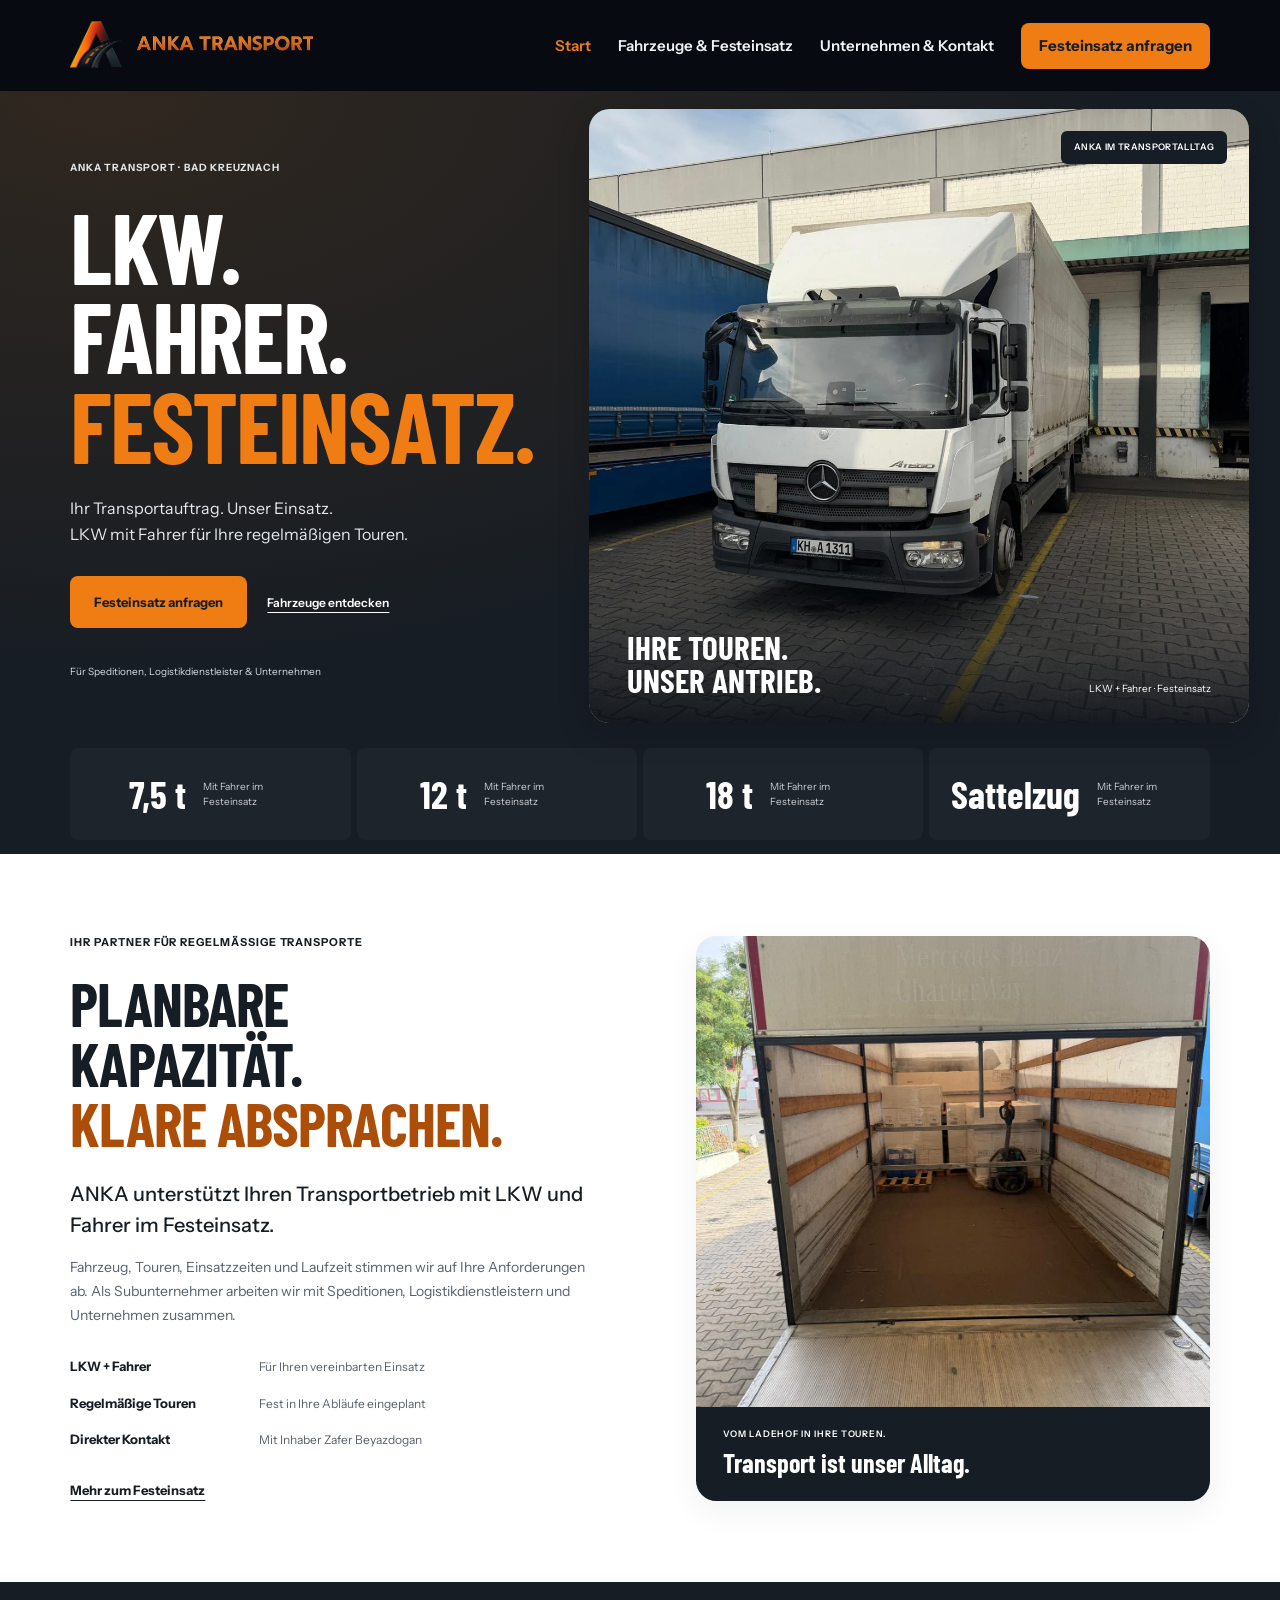
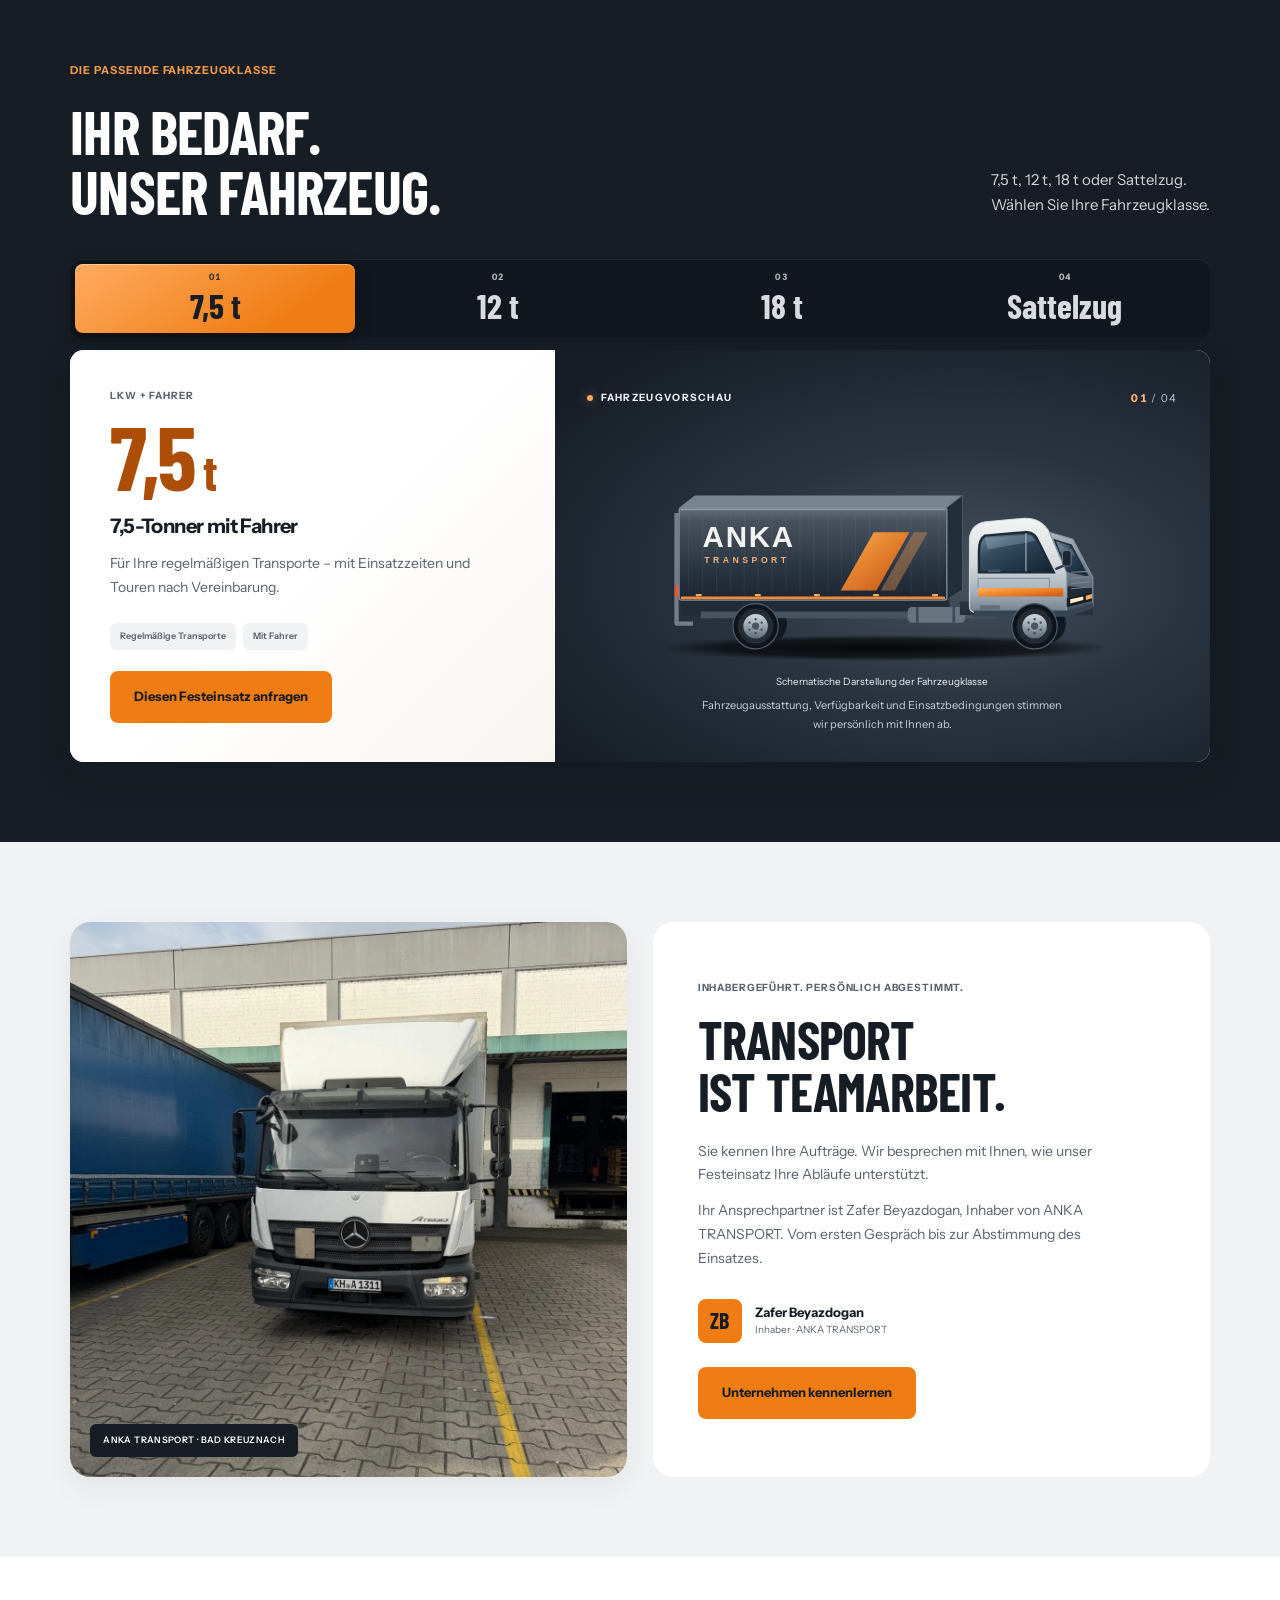
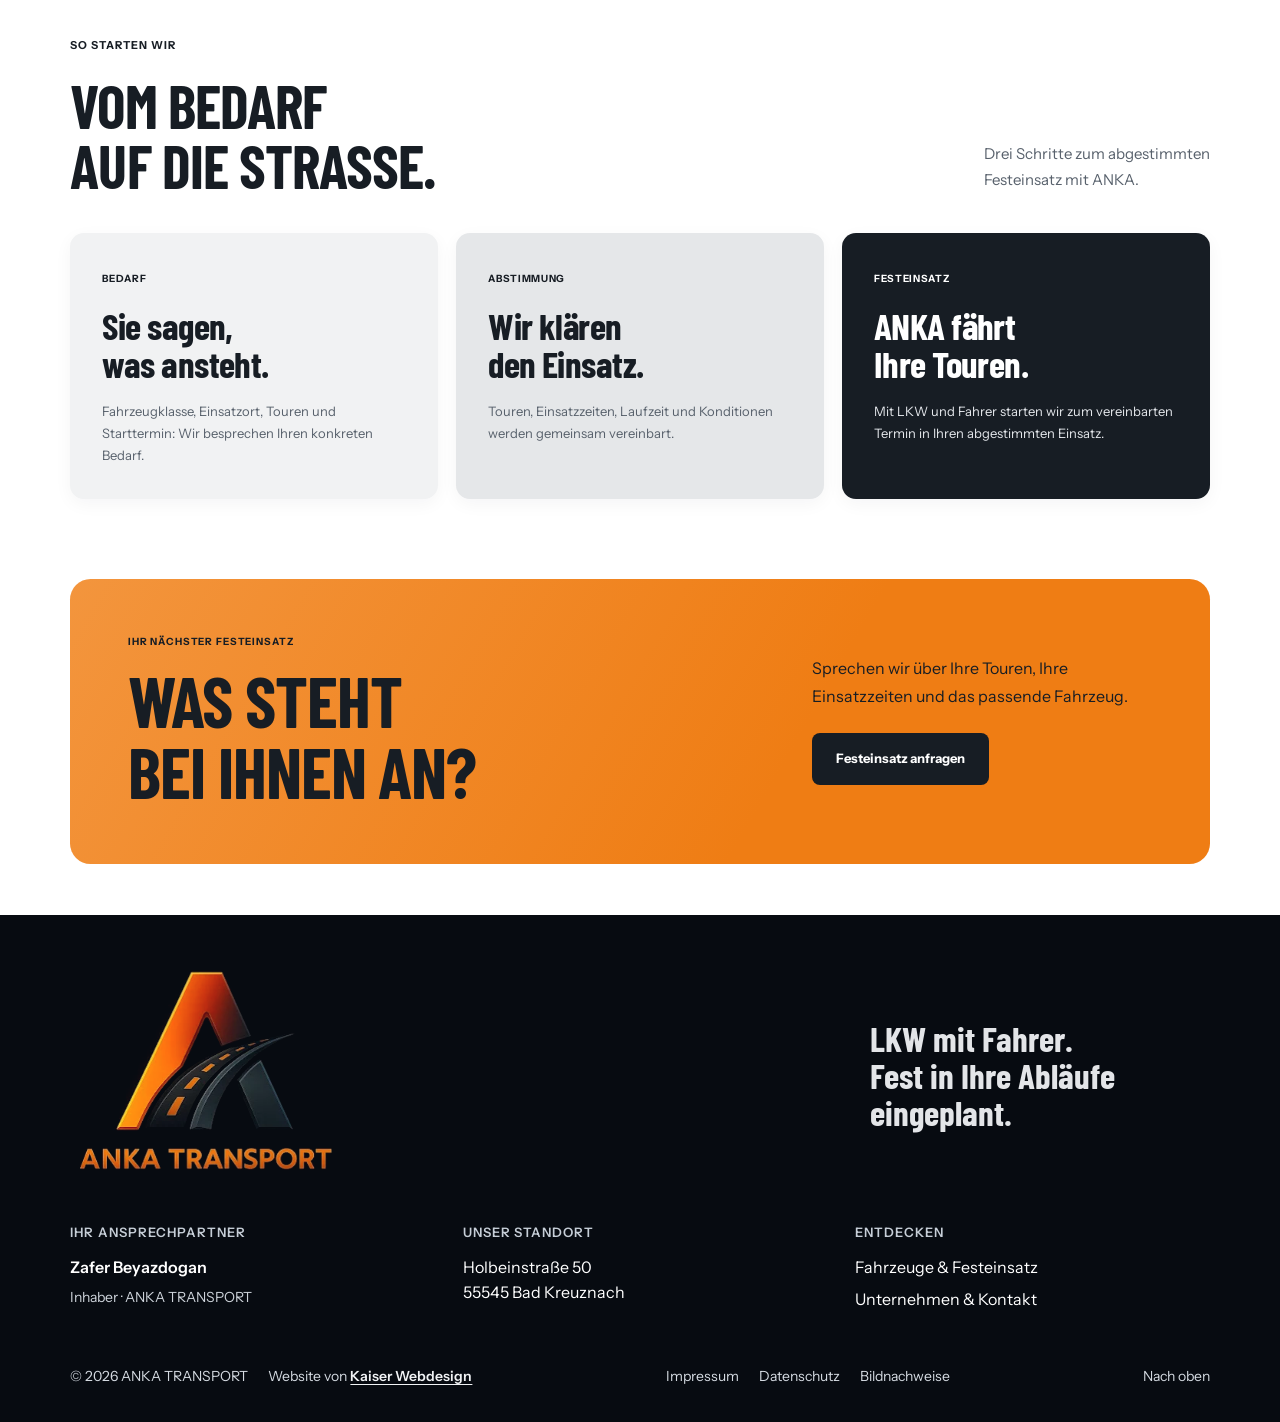
<file: index.html>
<!doctype html><html lang="de"><head><meta charset="utf-8"><meta name="viewport" content="width=device-width, initial-scale=1"><meta http-equiv="Content-Security-Policy" content="form-action 'none'"><meta name="theme-color" content="#ef7d14"><title>ANKA TRANSPORT — LKW mit Fahrer im Festeinsatz</title><meta name="description" content="ANKA TRANSPORT aus Bad Kreuznach unterstützt Speditionen und Unternehmen mit LKW und Fahrer im Festeinsatz. 7,5 t, 12 t, 18 t und Sattelzüge."><meta name="robots" content="index,follow"><meta property="og:title" content="ANKA TRANSPORT — LKW mit Fahrer im Festeinsatz"><meta property="og:description" content="ANKA TRANSPORT aus Bad Kreuznach unterstützt Speditionen und Unternehmen mit LKW und Fahrer im Festeinsatz. 7,5 t, 12 t, 18 t und Sattelzüge."><meta property="og:type" content="website"><meta property="og:image" content="https://anka-transport.cra4zzy.chatgpt.site/assets/anka-truck.webp"><link rel="icon" href="assets/favicon.svg" type="image/svg+xml"><link rel="preload" href="assets/barlow-condensed-bold.ttf" as="font" type="font/ttf" crossorigin><link rel="stylesheet" href="assets/fonts-v3.css"><link rel="stylesheet" href="assets/style.css?v=8"><script src="assets/app.js?v=7" defer></script></head><body id="top" class="index-page"><a class="skip" href="#main">Zum Inhalt</a>
<header class="header"><a class="brand" href="index.html" aria-label="ANKA TRANSPORT Startseite"><span class="brand-icon"><img src="assets/anka-brand-reference.png" alt="" width="352" height="510"></span><span class="brand-name"><img src="assets/anka-brand-reference.png" alt="" width="352" height="510"></span></a>
<button class="menu-toggle" type="button" aria-expanded="false" aria-controls="navigation"><span>Menü</span><i aria-hidden="true"></i></button>
<nav id="navigation" aria-label="Hauptnavigation"><a href="index.html" aria-current="page">Start</a><a href="festeinsatz.html">Fahrzeuge & Festeinsatz</a><a href="unternehmen.html">Unternehmen & Kontakt</a><a class="button button-small" href="unternehmen.html#anfrage">Festeinsatz anfragen</a></nav></header><main id="main"><section class="home-hero"><div class="hero-copy"><span class="kicker">ANKA TRANSPORT · BAD KREUZNACH</span><h1>LKW.<br>FAHRER.<br><span>FESTEINSATZ.</span></h1><p>Ihr Transportauftrag. Unser Einsatz.<br>LKW mit Fahrer für Ihre regelmäßigen Touren.</p><div class="hero-actions"><a class="button button-orange" href="unternehmen.html#anfrage">Festeinsatz anfragen</a><a class="hero-link" href="festeinsatz.html">Fahrzeuge entdecken</a></div><span class="hero-for">Für Speditionen, Logistikdienstleister & Unternehmen</span></div>
<div class="hero-photo"><img src="assets/anka-truck.webp" alt="Mercedes-Benz-LKW von ANKA TRANSPORT am Ladehof" width="1200" height="1600" fetchpriority="high"><span class="photo-label">ANKA IM TRANSPORTALLTAG</span><div class="hero-photo-note"><strong>IHRE TOUREN.<br>UNSER ANTRIEB.</strong><span>LKW + Fahrer · Festeinsatz</span></div></div></section>
<div class="class-strip" aria-label="Unsere Fahrzeugklassen"><a href="festeinsatz.html?fahrzeug=7-5#fahrzeugauswahl"><strong>7,5 t</strong><span>Mit Fahrer im Festeinsatz</span></a><a href="festeinsatz.html?fahrzeug=12#fahrzeugauswahl"><strong>12 t</strong><span>Mit Fahrer im Festeinsatz</span></a><a href="festeinsatz.html?fahrzeug=18#fahrzeugauswahl"><strong>18 t</strong><span>Mit Fahrer im Festeinsatz</span></a><a href="festeinsatz.html?fahrzeug=Sattelzug#fahrzeugauswahl"><strong>Sattelzug</strong><span>Mit Fahrer im Festeinsatz</span></a></div>
<section class="intro section"><div class="intro-copy"><span class="kicker">Ihr Partner für regelmäßige Transporte</span><h2>PLANBARE<br>KAPAZITÄT.<br><span class="accent-text">KLARE ABSPRACHEN.</span></h2><p class="lead">ANKA unterstützt Ihren Transportbetrieb mit LKW und Fahrer im Festeinsatz.</p><p>Fahrzeug, Touren, Einsatzzeiten und Laufzeit stimmen wir auf Ihre Anforderungen ab. Als Subunternehmer arbeiten wir mit Speditionen, Logistikdienstleistern und Unternehmen zusammen.</p><div class="service-facts"><div><strong>LKW + Fahrer</strong><span>Für Ihren vereinbarten Einsatz</span></div><div><strong>Regelmäßige Touren</strong><span>Fest in Ihre Abläufe eingeplant</span></div><div><strong>Direkter Kontakt</strong><span>Mit Inhaber Zafer Beyazdogan</span></div></div><a class="text-link" href="festeinsatz.html">Mehr zum Festeinsatz</a></div><figure class="intro-photo"><img src="assets/anka-loading.webp" alt="Geöffneter ANKA-LKW mit Ladebordwand und palettierter Ladung" width="1200" height="1600" loading="lazy"><figcaption><span>VOM LADEHOF IN IHRE TOUREN.</span><strong>Transport ist unser Alltag.</strong></figcaption></figure></section>
<section class="fleet-section section" id="fahrzeuge"><div class="section-title"><div><span class="kicker">Die passende Fahrzeugklasse</span><h2>IHR BEDARF.<br>UNSER FAHRZEUG.</h2></div><p>7,5 t, 12 t, 18 t oder Sattelzug.<br>Wählen Sie Ihre Fahrzeugklasse.</p></div><div class="fleet-picker" data-fleet-picker><div class="fleet-tabs" role="tablist" aria-label="Fahrzeugklasse auswählen"><button type="button" role="tab" id="fleet-home-tab-7-5" aria-controls="fleet-home-panel" aria-selected="true" tabindex="0" data-fleet="7-5"><span class="fleet-tab-index" aria-hidden="true">01</span><span class="fleet-tab-name">7,5 t</span></button><button type="button" role="tab" id="fleet-home-tab-12" aria-controls="fleet-home-panel" aria-selected="false" tabindex="-1" data-fleet="12"><span class="fleet-tab-index" aria-hidden="true">02</span><span class="fleet-tab-name">12 t</span></button><button type="button" role="tab" id="fleet-home-tab-18" aria-controls="fleet-home-panel" aria-selected="false" tabindex="-1" data-fleet="18"><span class="fleet-tab-index" aria-hidden="true">03</span><span class="fleet-tab-name">18 t</span></button><button type="button" role="tab" id="fleet-home-tab-Sattelzug" aria-controls="fleet-home-panel" aria-selected="false" tabindex="-1" data-fleet="Sattelzug"><span class="fleet-tab-index" aria-hidden="true">04</span><span class="fleet-tab-name">Sattelzug</span></button></div>
<div class="fleet-stage" id="fleet-home-panel" role="tabpanel" tabindex="0" aria-labelledby="fleet-home-tab-7-5" data-kind="7-5">
<div class="fleet-detail"><span class="kicker">LKW + Fahrer</span><div class="fleet-drop fleet-weight-slot"><span class="fleet-weight" data-fleet-weight>7,5<small>t</small></span></div><h3 class="fleet-drop"><span data-fleet-title>7,5-Tonner mit Fahrer</span></h3><p class="fleet-drop"><span data-fleet-description>Für Ihre regelmäßigen Transporte – mit Einsatzzeiten und Touren nach Vereinbarung.</span></p><div class="fleet-tags"><span data-fleet-use>Regelmäßige Transporte</span><span>Mit Fahrer</span></div><a class="button button-orange" data-fleet-link href="unternehmen.html?fahrzeug=7-5#anfrage">Diesen Festeinsatz anfragen</a></div>
<figure class="fleet-visual"><div class="fleet-visual-head"><span class="fleet-visual-label">FAHRZEUGVORSCHAU</span><span class="fleet-visual-count" aria-hidden="true"><span data-fleet-index>01</span> / 04</span></div><div class="fleet-art"><img class="truck-illustration" data-truck="7-5" src="assets/fleet-7-5.svg" width="680" height="294" decoding="async" alt=""><img class="truck-illustration" data-truck="12" src="assets/fleet-12.svg" width="680" height="294" decoding="async" alt=""><img class="truck-illustration" data-truck="18" src="assets/fleet-18.svg" width="680" height="294" decoding="async" alt=""><img class="truck-illustration" data-truck="Sattelzug" src="assets/fleet-sattelzug.svg" width="680" height="294" decoding="async" alt=""></div><figcaption><small>Schematische Darstellung der Fahrzeugklasse</small><p class="fleet-availability">Fahrzeugausstattung, Verfügbarkeit und Einsatzbedingungen stimmen wir persönlich mit Ihnen ab.</p></figcaption></figure></div></div></section>
<section class="partner-section section"><div class="partner-photo"><img src="assets/anka-front.webp" alt="Frontansicht des ANKA-LKW am Ladehof" width="1200" height="1600" loading="lazy"><span class="photo-label">ANKA TRANSPORT · BAD KREUZNACH</span></div><div class="partner-copy"><span class="kicker">Inhabergeführt. Persönlich abgestimmt.</span><h2>TRANSPORT<br>IST TEAMARBEIT.</h2><p>Sie kennen Ihre Aufträge. Wir besprechen mit Ihnen, wie unser Festeinsatz Ihre Abläufe unterstützt.</p><p>Ihr Ansprechpartner ist Zafer Beyazdogan, Inhaber von ANKA TRANSPORT. Vom ersten Gespräch bis zur Abstimmung des Einsatzes.</p><div class="owner"><span class="owner-monogram" aria-hidden="true">ZB</span><div><strong>Zafer Beyazdogan</strong><span>Inhaber · ANKA TRANSPORT</span></div></div><a class="button" href="unternehmen.html">Unternehmen kennenlernen</a></div></section>
<section class="process-section section"><div class="section-title"><div><span class="kicker">So starten wir</span><h2>VOM BEDARF<br>AUF DIE STRASSE.</h2></div><p>Drei Schritte zum abgestimmten<br>Festeinsatz mit ANKA.</p></div><div class="steps"><article><span class="step-tag">Bedarf</span><h3>Sie sagen,<br>was ansteht.</h3><p>Fahrzeugklasse, Einsatzort, Touren und Starttermin: Wir besprechen Ihren konkreten Bedarf.</p></article><article><span class="step-tag">Abstimmung</span><h3>Wir klären<br>den Einsatz.</h3><p>Touren, Einsatzzeiten, Laufzeit und Konditionen werden gemeinsam vereinbart.</p></article><article><span class="step-tag">Festeinsatz</span><h3>ANKA fährt<br>Ihre Touren.</h3><p>Mit LKW und Fahrer starten wir zum vereinbarten Termin in Ihren abgestimmten Einsatz.</p></article></div></section><section class="closing section"><div><span class="kicker">Ihr nächster Festeinsatz</span><h2>WAS STEHT<br>BEI IHNEN AN?</h2></div><div class="closing-action"><p>Sprechen wir über Ihre Touren, Ihre Einsatzzeiten und das passende Fahrzeug.</p><a class="button button-dark" href="unternehmen.html#anfrage">Festeinsatz anfragen</a></div></section></main><footer class="footer"><div class="footer-top"><a class="footer-brand" href="index.html" aria-label="ANKA TRANSPORT Startseite"><span class="brand-lockup"><img src="assets/anka-brand-reference.png" alt="" width="352" height="510" loading="lazy"></span></a><p>LKW mit Fahrer.<br>Fest in Ihre Abläufe eingeplant.</p></div>
<div class="footer-columns"><div><span class="footer-label">Ihr Ansprechpartner</span><strong>Zafer Beyazdogan</strong><span>Inhaber · ANKA TRANSPORT</span></div><div><span class="footer-label">Unser Standort</span><address>Holbeinstraße 50<br>55545 Bad Kreuznach</address></div><div><span class="footer-label">Entdecken</span><a href="festeinsatz.html">Fahrzeuge & Festeinsatz</a><a href="unternehmen.html">Unternehmen & Kontakt</a></div></div>
<div class="footer-bottom"><div class="footer-signature"><span>© <span data-year>2026</span> ANKA TRANSPORT</span><span class="footer-credit">Website von <a href="https://www.kaiser-webdesign.de/">Kaiser Webdesign</a></span></div><div><a href="impressum.html">Impressum</a><a href="datenschutz.html">Datenschutz</a><button type="button" data-dialog="bildnachweise">Bildnachweise</button></div><a href="#top">Nach oben</a></div></footer><dialog id="bildnachweise" class="info-dialog"><button class="dialog-close" aria-label="Schließen">×</button><span class="kicker">Fotografie</span><h2>Bildnachweise</h2><p>Die Aufnahmen des Mercedes-Benz-LKW und des Laderaums wurden von ANKA TRANSPORT zur Verfügung gestellt.</p><p>Die Fahrzeugklassen in der interaktiven Auswahl sind eigenständig erstellte schematische Illustrationen. Sie zeigen keine verbindlichen Fahrzeugabmessungen oder Ausstattungen.</p></dialog>
</body></html>
</file>
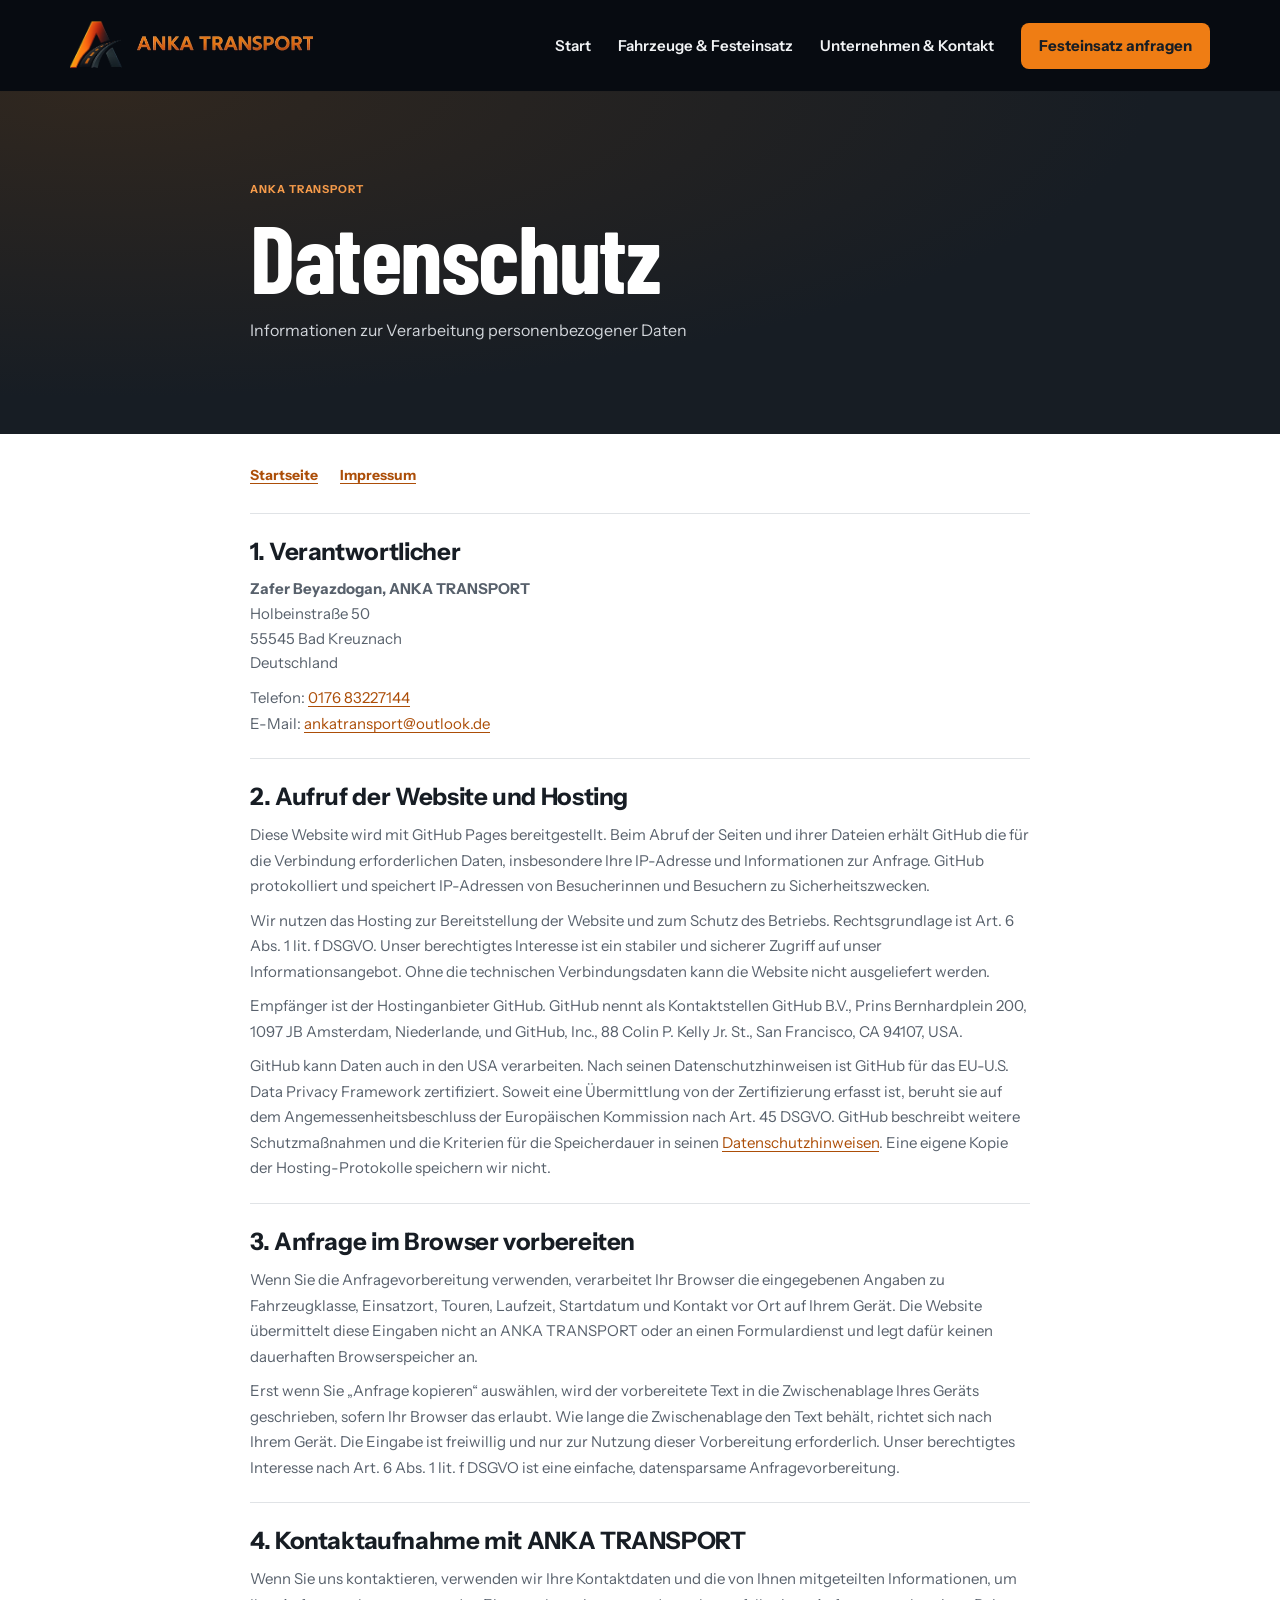
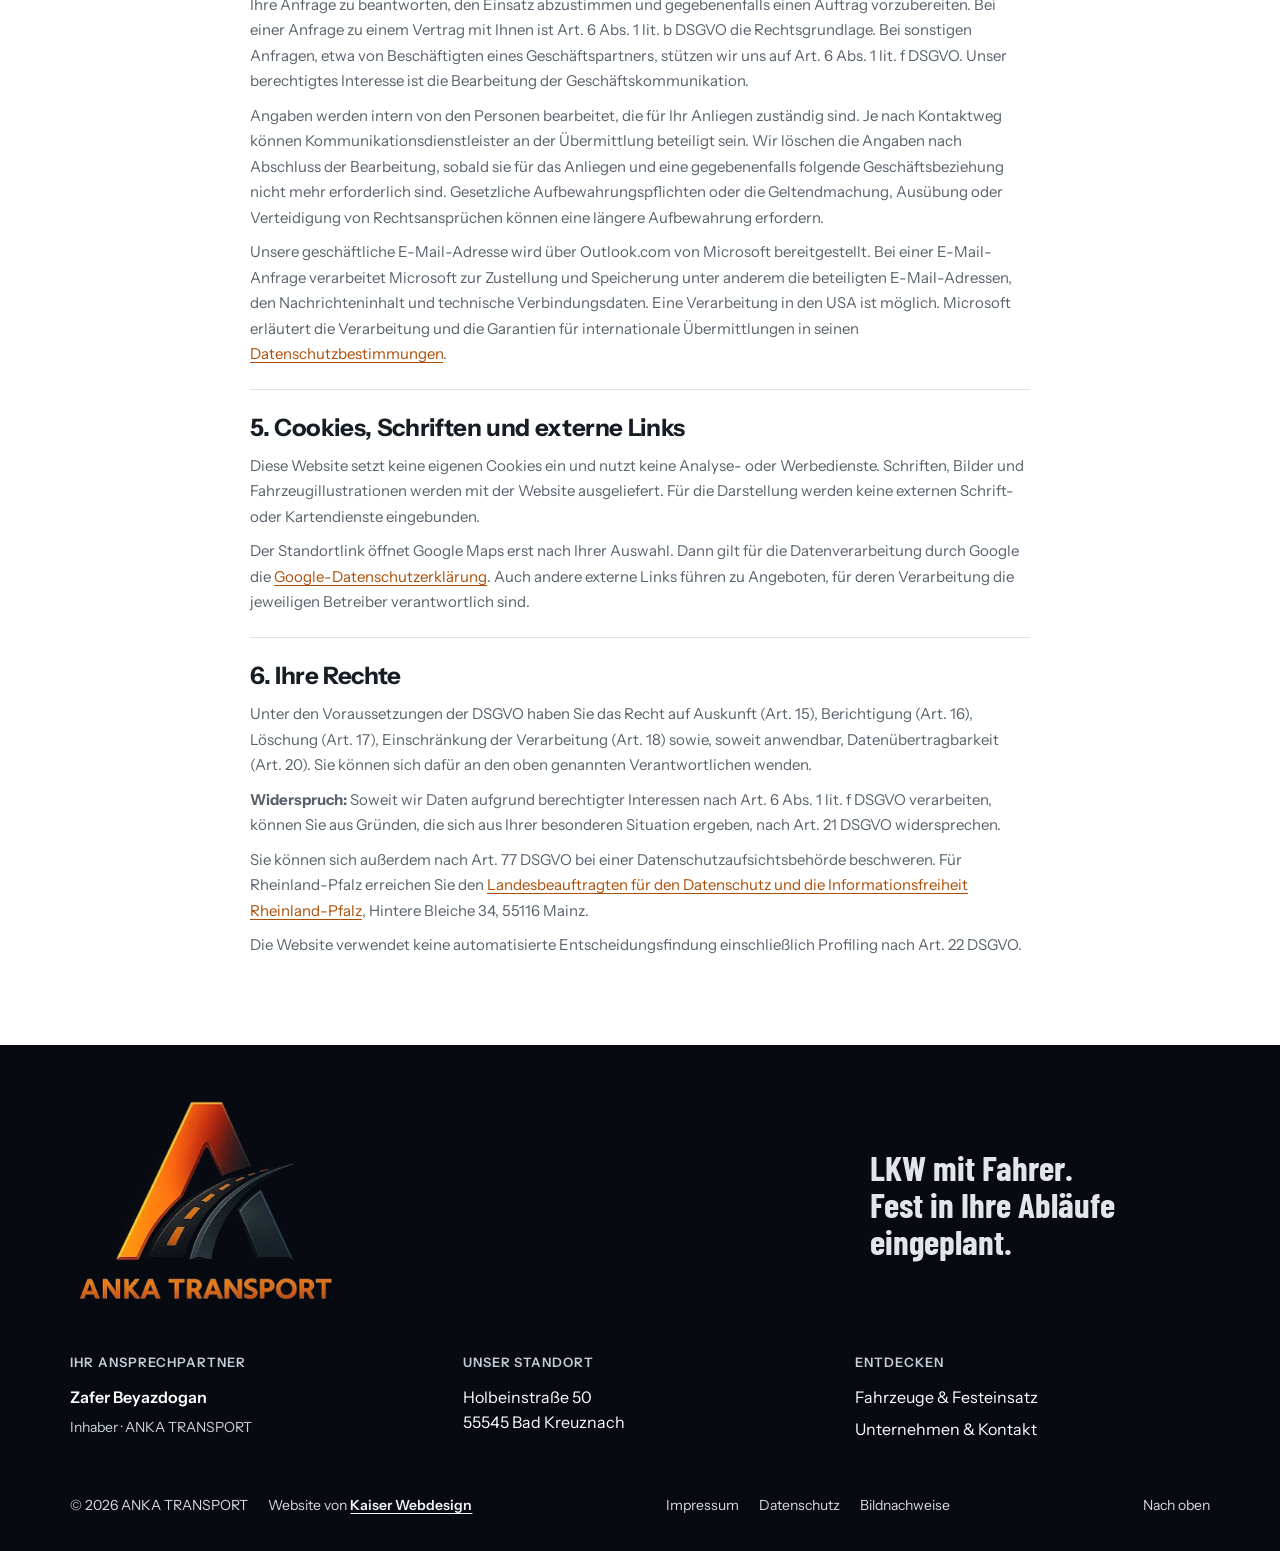
<file: datenschutz.html>
<!doctype html><html lang="de"><head><meta charset="utf-8"><meta name="viewport" content="width=device-width, initial-scale=1"><meta http-equiv="Content-Security-Policy" content="form-action 'none'"><meta name="theme-color" content="#ef7d14"><title>Datenschutz — ANKA TRANSPORT</title><meta name="description" content="Datenschutzhinweise für die Website von ANKA TRANSPORT."><meta name="robots" content="index,follow"><meta property="og:title" content="Datenschutz — ANKA TRANSPORT"><meta property="og:description" content="Datenschutzhinweise für die Website von ANKA TRANSPORT."><meta property="og:type" content="website"><meta property="og:image" content="https://anka-transport.cra4zzy.chatgpt.site/assets/anka-truck.webp"><link rel="icon" href="assets/favicon.svg" type="image/svg+xml"><link rel="preload" href="assets/barlow-condensed-bold.ttf" as="font" type="font/ttf" crossorigin><link rel="stylesheet" href="assets/fonts-v3.css"><link rel="stylesheet" href="assets/style.css?v=8"><script src="assets/app.js?v=7" defer></script></head><body id="top" class="datenschutz-page"><a class="skip" href="#main">Zum Inhalt</a>
<header class="header"><a class="brand" href="index.html" aria-label="ANKA TRANSPORT Startseite"><span class="brand-icon"><img src="assets/anka-brand-reference.png" alt="" width="352" height="510"></span><span class="brand-name"><img src="assets/anka-brand-reference.png" alt="" width="352" height="510"></span></a>
<button class="menu-toggle" type="button" aria-expanded="false" aria-controls="navigation"><span>Menü</span><i aria-hidden="true"></i></button>
<nav id="navigation" aria-label="Hauptnavigation"><a href="index.html">Start</a><a href="festeinsatz.html">Fahrzeuge & Festeinsatz</a><a href="unternehmen.html">Unternehmen & Kontakt</a><a class="button button-small" href="unternehmen.html#anfrage">Festeinsatz anfragen</a></nav></header><main id="main"><header class="legal-hero"><div class="legal-wrap"><span class="kicker">ANKA TRANSPORT</span><h1>Datenschutz</h1><p>Informationen zur Verarbeitung personenbezogener Daten</p></div></header><div class="legal-wrap legal-content"><nav class="legal-links" aria-label="Rechtliche Seiten"><a href="index.html">Startseite</a><a href="impressum.html">Impressum</a></nav><section class="legal-block" aria-labelledby="verantwortlicher">
  <h2 id="verantwortlicher">1. Verantwortlicher</h2>
  <address><strong>Zafer Beyazdogan, ANKA TRANSPORT</strong><br>Holbeinstraße 50<br>55545 Bad Kreuznach<br>Deutschland</address>
  <p>Telefon: <a href="tel:+4917683227144">0176 83227144</a><br>E-Mail: <a href="mailto:ankatransport@outlook.de">ankatransport@outlook.de</a></p>
</section>
<section class="legal-block" aria-labelledby="hosting">
  <h2 id="hosting">2. Aufruf der Website und Hosting</h2>
  <p>Diese Website wird mit GitHub Pages bereitgestellt. Beim Abruf der Seiten und ihrer Dateien erhält GitHub die für die Verbindung erforderlichen Daten, insbesondere Ihre IP-Adresse und Informationen zur Anfrage. GitHub protokolliert und speichert IP-Adressen von Besucherinnen und Besuchern zu Sicherheitszwecken.</p>
  <p>Wir nutzen das Hosting zur Bereitstellung der Website und zum Schutz des Betriebs. Rechtsgrundlage ist Art. 6 Abs. 1 lit. f DSGVO. Unser berechtigtes Interesse ist ein stabiler und sicherer Zugriff auf unser Informationsangebot. Ohne die technischen Verbindungsdaten kann die Website nicht ausgeliefert werden.</p>
  <p>Empfänger ist der Hostinganbieter GitHub. GitHub nennt als Kontaktstellen GitHub B.V., Prins Bernhardplein 200, 1097 JB Amsterdam, Niederlande, und GitHub, Inc., 88 Colin P. Kelly Jr. St., San Francisco, CA 94107, USA.</p>
  <p>GitHub kann Daten auch in den USA verarbeiten. Nach seinen Datenschutzhinweisen ist GitHub für das EU-U.S. Data Privacy Framework zertifiziert. Soweit eine Übermittlung von der Zertifizierung erfasst ist, beruht sie auf dem Angemessenheitsbeschluss der Europäischen Kommission nach Art. 45 DSGVO. GitHub beschreibt weitere Schutzmaßnahmen und die Kriterien für die Speicherdauer in seinen <a href="https://docs.github.com/en/site-policy/privacy-policies/github-general-privacy-statement">Datenschutzhinweisen</a>. Eine eigene Kopie der Hosting-Protokolle speichern wir nicht.</p>
</section>
<section class="legal-block" aria-labelledby="anfragevorbereitung">
  <h2 id="anfragevorbereitung">3. Anfrage im Browser vorbereiten</h2>
  <p>Wenn Sie die Anfragevorbereitung verwenden, verarbeitet Ihr Browser die eingegebenen Angaben zu Fahrzeugklasse, Einsatzort, Touren, Laufzeit, Startdatum und Kontakt vor Ort auf Ihrem Gerät. Die Website übermittelt diese Eingaben nicht an ANKA TRANSPORT oder an einen Formulardienst und legt dafür keinen dauerhaften Browserspeicher an.</p>
  <p>Erst wenn Sie „Anfrage kopieren“ auswählen, wird der vorbereitete Text in die Zwischenablage Ihres Geräts geschrieben, sofern Ihr Browser das erlaubt. Wie lange die Zwischenablage den Text behält, richtet sich nach Ihrem Gerät. Die Eingabe ist freiwillig und nur zur Nutzung dieser Vorbereitung erforderlich. Unser berechtigtes Interesse nach Art. 6 Abs. 1 lit. f DSGVO ist eine einfache, datensparsame Anfragevorbereitung.</p>
</section>
<section class="legal-block" aria-labelledby="kontaktaufnahme">
  <h2 id="kontaktaufnahme">4. Kontaktaufnahme mit ANKA TRANSPORT</h2>
  <p>Wenn Sie uns kontaktieren, verwenden wir Ihre Kontaktdaten und die von Ihnen mitgeteilten Informationen, um Ihre Anfrage zu beantworten, den Einsatz abzustimmen und gegebenenfalls einen Auftrag vorzubereiten. Bei einer Anfrage zu einem Vertrag mit Ihnen ist Art. 6 Abs. 1 lit. b DSGVO die Rechtsgrundlage. Bei sonstigen Anfragen, etwa von Beschäftigten eines Geschäftspartners, stützen wir uns auf Art. 6 Abs. 1 lit. f DSGVO. Unser berechtigtes Interesse ist die Bearbeitung der Geschäftskommunikation.</p>
  <p>Angaben werden intern von den Personen bearbeitet, die für Ihr Anliegen zuständig sind. Je nach Kontaktweg können Kommunikationsdienstleister an der Übermittlung beteiligt sein. Wir löschen die Angaben nach Abschluss der Bearbeitung, sobald sie für das Anliegen und eine gegebenenfalls folgende Geschäftsbeziehung nicht mehr erforderlich sind. Gesetzliche Aufbewahrungspflichten oder die Geltendmachung, Ausübung oder Verteidigung von Rechtsansprüchen können eine längere Aufbewahrung erfordern.</p>
  <p>Unsere geschäftliche E-Mail-Adresse wird über Outlook.com von Microsoft bereitgestellt. Bei einer E-Mail-Anfrage verarbeitet Microsoft zur Zustellung und Speicherung unter anderem die beteiligten E-Mail-Adressen, den Nachrichteninhalt und technische Verbindungsdaten. Eine Verarbeitung in den USA ist möglich. Microsoft erläutert die Verarbeitung und die Garantien für internationale Übermittlungen in seinen <a href="https://www.microsoft.com/de-de/privacy/privacystatement">Datenschutzbestimmungen</a>.</p>
</section>
<section class="legal-block" aria-labelledby="einbindungen">
  <h2 id="einbindungen">5. Cookies, Schriften und externe Links</h2>
  <p>Diese Website setzt keine eigenen Cookies ein und nutzt keine Analyse- oder Werbedienste. Schriften, Bilder und Fahrzeugillustrationen werden mit der Website ausgeliefert. Für die Darstellung werden keine externen Schrift- oder Kartendienste eingebunden.</p>
  <p>Der Standortlink öffnet Google Maps erst nach Ihrer Auswahl. Dann gilt für die Datenverarbeitung durch Google die <a href="https://policies.google.com/privacy?hl=de">Google-Datenschutzerklärung</a>. Auch andere externe Links führen zu Angeboten, für deren Verarbeitung die jeweiligen Betreiber verantwortlich sind.</p>
</section>
<section class="legal-block" aria-labelledby="rechte">
  <h2 id="rechte">6. Ihre Rechte</h2>
  <p>Unter den Voraussetzungen der DSGVO haben Sie das Recht auf Auskunft (Art. 15), Berichtigung (Art. 16), Löschung (Art. 17), Einschränkung der Verarbeitung (Art. 18) sowie, soweit anwendbar, Datenübertragbarkeit (Art. 20). Sie können sich dafür an den oben genannten Verantwortlichen wenden.</p>
  <p><strong>Widerspruch:</strong> Soweit wir Daten aufgrund berechtigter Interessen nach Art. 6 Abs. 1 lit. f DSGVO verarbeiten, können Sie aus Gründen, die sich aus Ihrer besonderen Situation ergeben, nach Art. 21 DSGVO widersprechen.</p>
  <p>Sie können sich außerdem nach Art. 77 DSGVO bei einer Datenschutzaufsichtsbehörde beschweren. Für Rheinland-Pfalz erreichen Sie den <a href="https://www.datenschutz.rlp.de/service/kontakt">Landesbeauftragten für den Datenschutz und die Informationsfreiheit Rheinland-Pfalz</a>, Hintere Bleiche 34, 55116 Mainz.</p>
  <p>Die Website verwendet keine automatisierte Entscheidungsfindung einschließlich Profiling nach Art. 22 DSGVO.</p>
</section>
</div></main><footer class="footer"><div class="footer-top"><a class="footer-brand" href="index.html" aria-label="ANKA TRANSPORT Startseite"><span class="brand-lockup"><img src="assets/anka-brand-reference.png" alt="" width="352" height="510" loading="lazy"></span></a><p>LKW mit Fahrer.<br>Fest in Ihre Abläufe eingeplant.</p></div>
<div class="footer-columns"><div><span class="footer-label">Ihr Ansprechpartner</span><strong>Zafer Beyazdogan</strong><span>Inhaber · ANKA TRANSPORT</span></div><div><span class="footer-label">Unser Standort</span><address>Holbeinstraße 50<br>55545 Bad Kreuznach</address></div><div><span class="footer-label">Entdecken</span><a href="festeinsatz.html">Fahrzeuge & Festeinsatz</a><a href="unternehmen.html">Unternehmen & Kontakt</a></div></div>
<div class="footer-bottom"><div class="footer-signature"><span>© <span data-year>2026</span> ANKA TRANSPORT</span><span class="footer-credit">Website von <a href="https://www.kaiser-webdesign.de/">Kaiser Webdesign</a></span></div><div><a href="impressum.html">Impressum</a><a href="datenschutz.html">Datenschutz</a><button type="button" data-dialog="bildnachweise">Bildnachweise</button></div><a href="#top">Nach oben</a></div></footer><dialog id="bildnachweise" class="info-dialog"><button class="dialog-close" aria-label="Schließen">×</button><span class="kicker">Fotografie</span><h2>Bildnachweise</h2><p>Die Aufnahmen des Mercedes-Benz-LKW und des Laderaums wurden von ANKA TRANSPORT zur Verfügung gestellt.</p><p>Die Fahrzeugklassen in der interaktiven Auswahl sind eigenständig erstellte schematische Illustrationen. Sie zeigen keine verbindlichen Fahrzeugabmessungen oder Ausstattungen.</p></dialog>
</body></html>
</file>
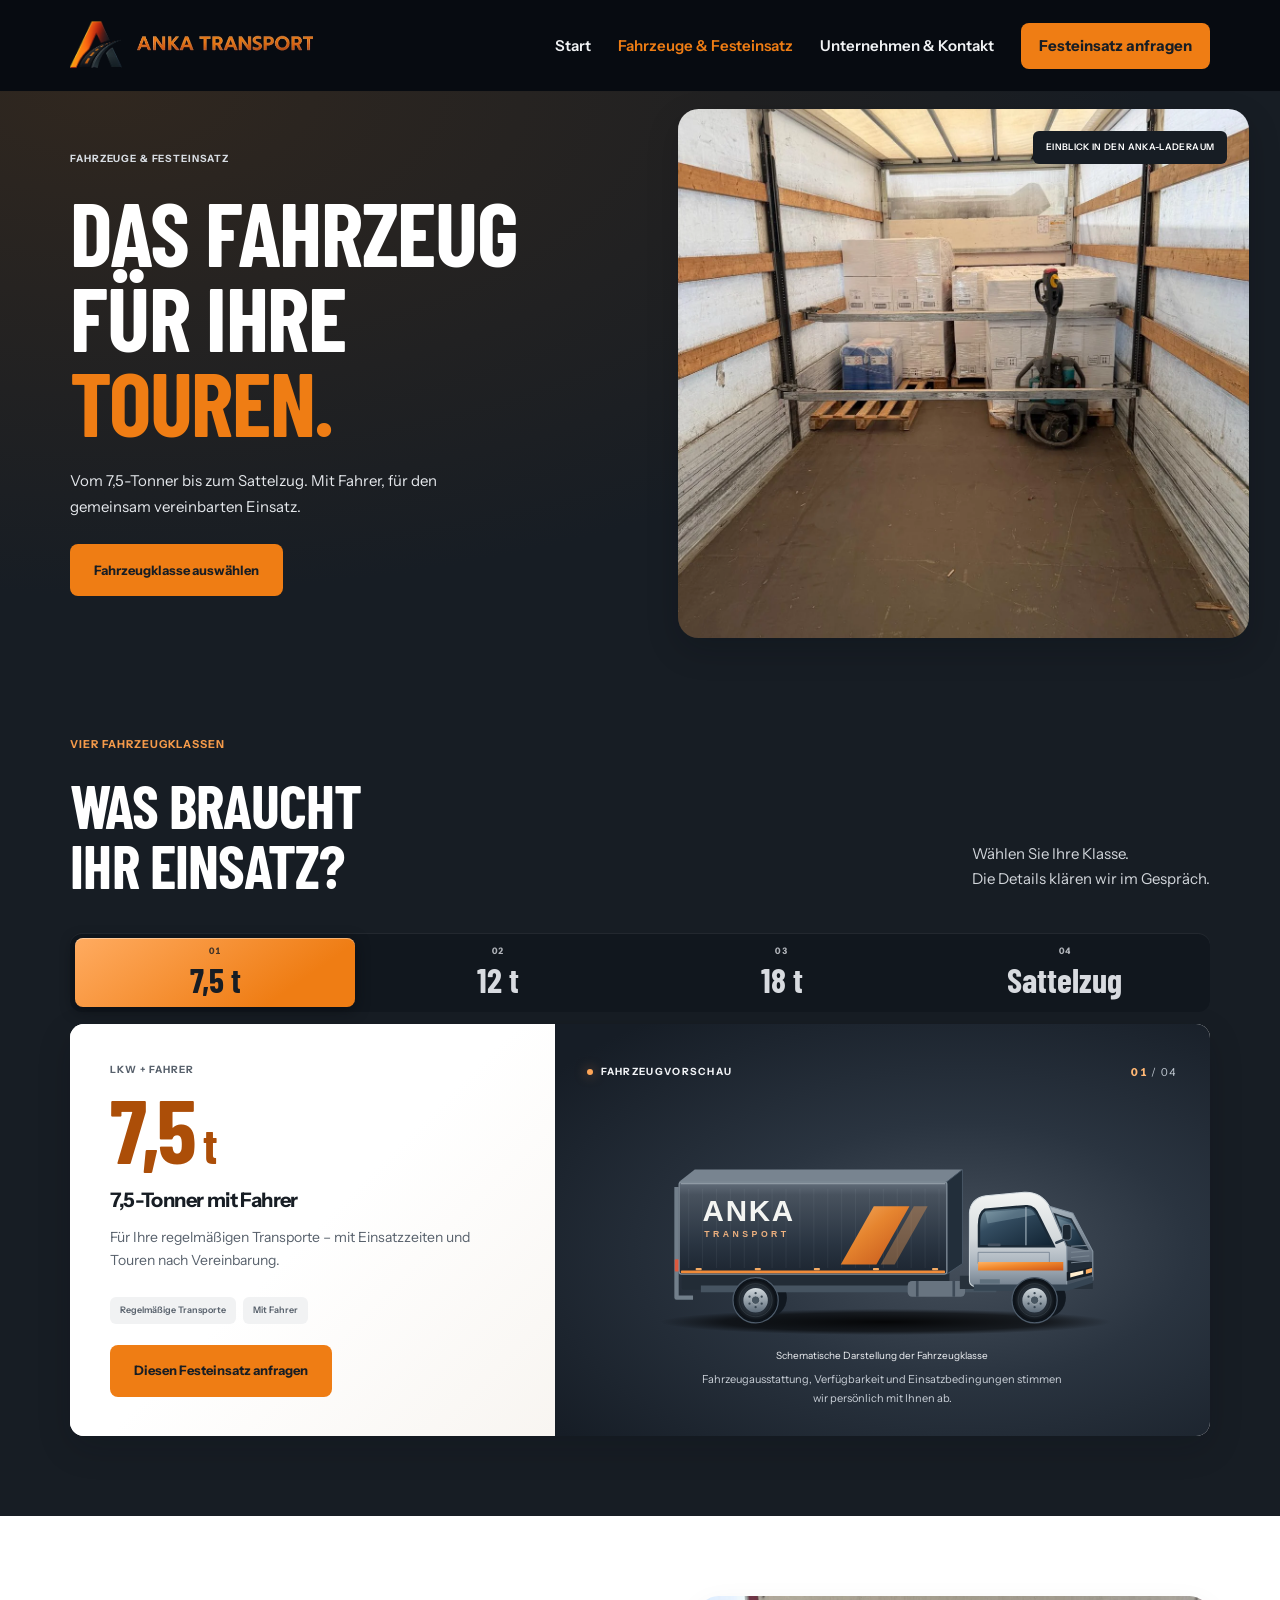
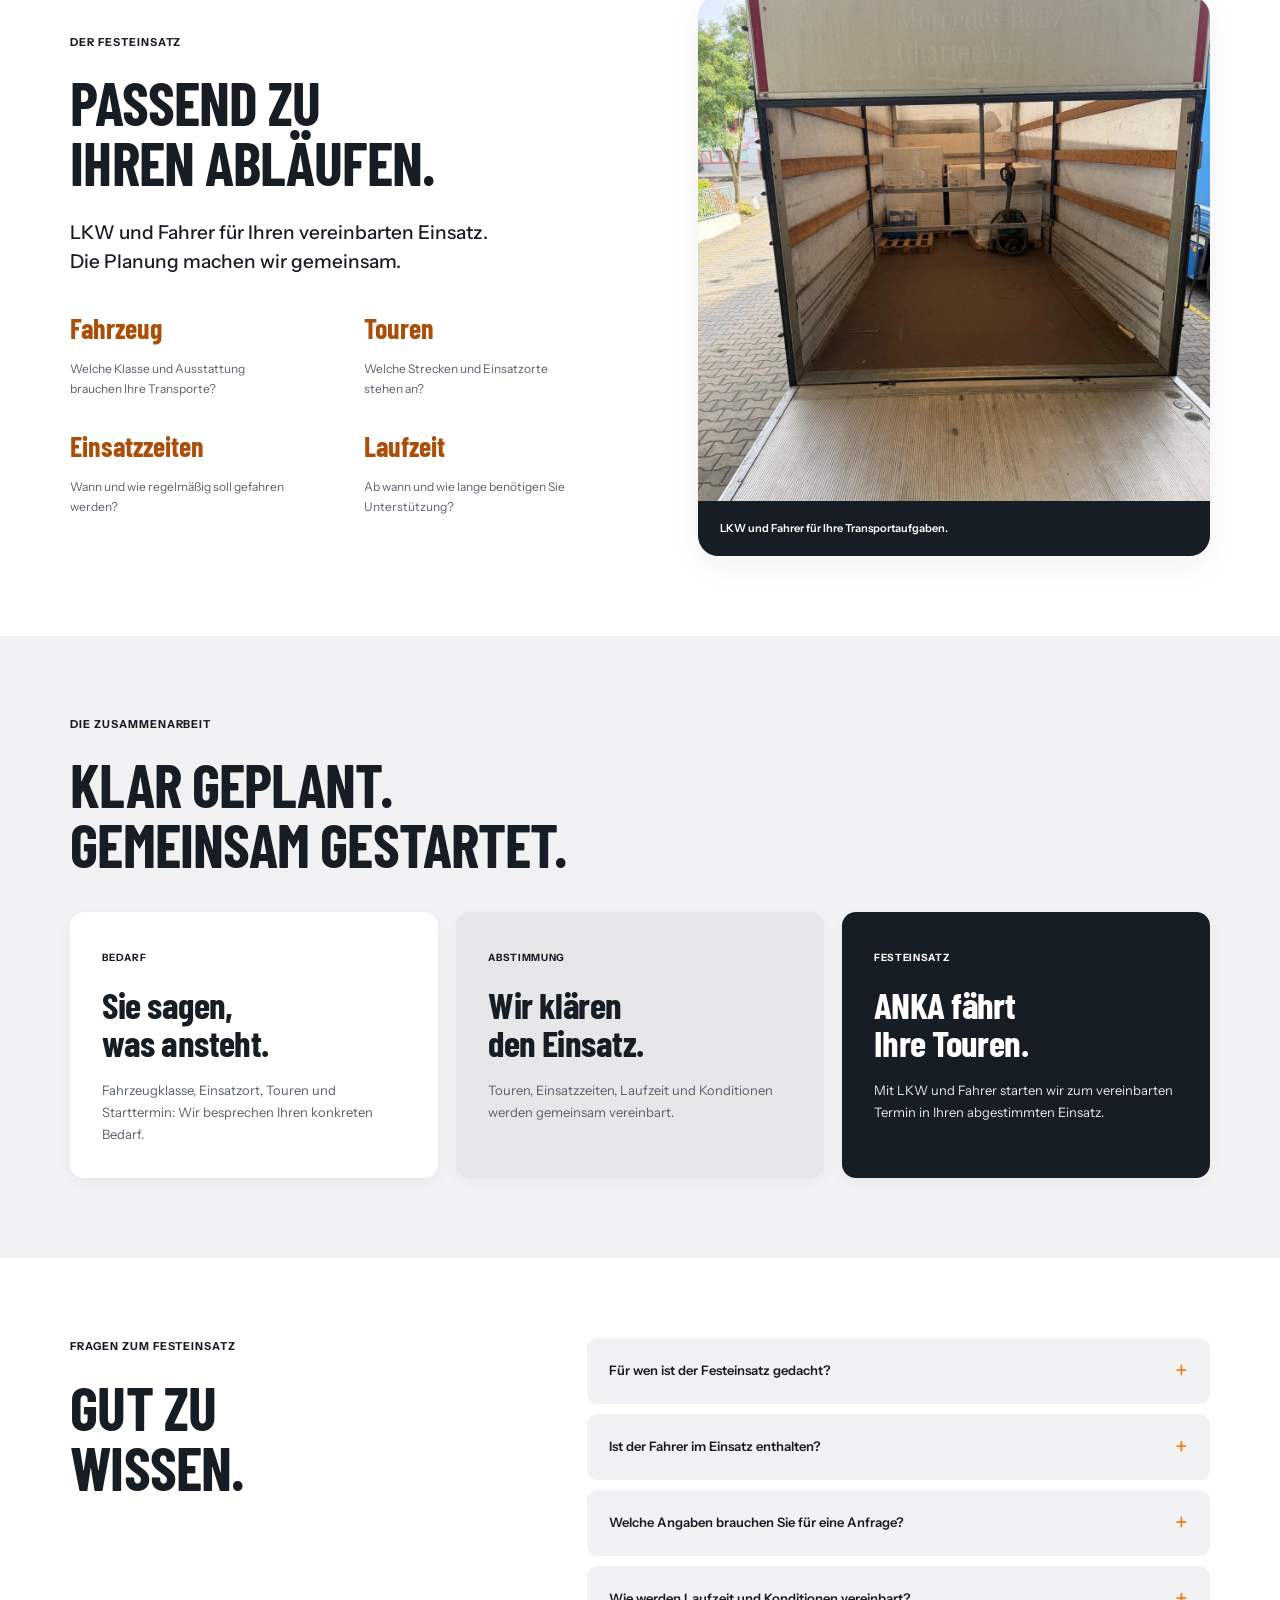
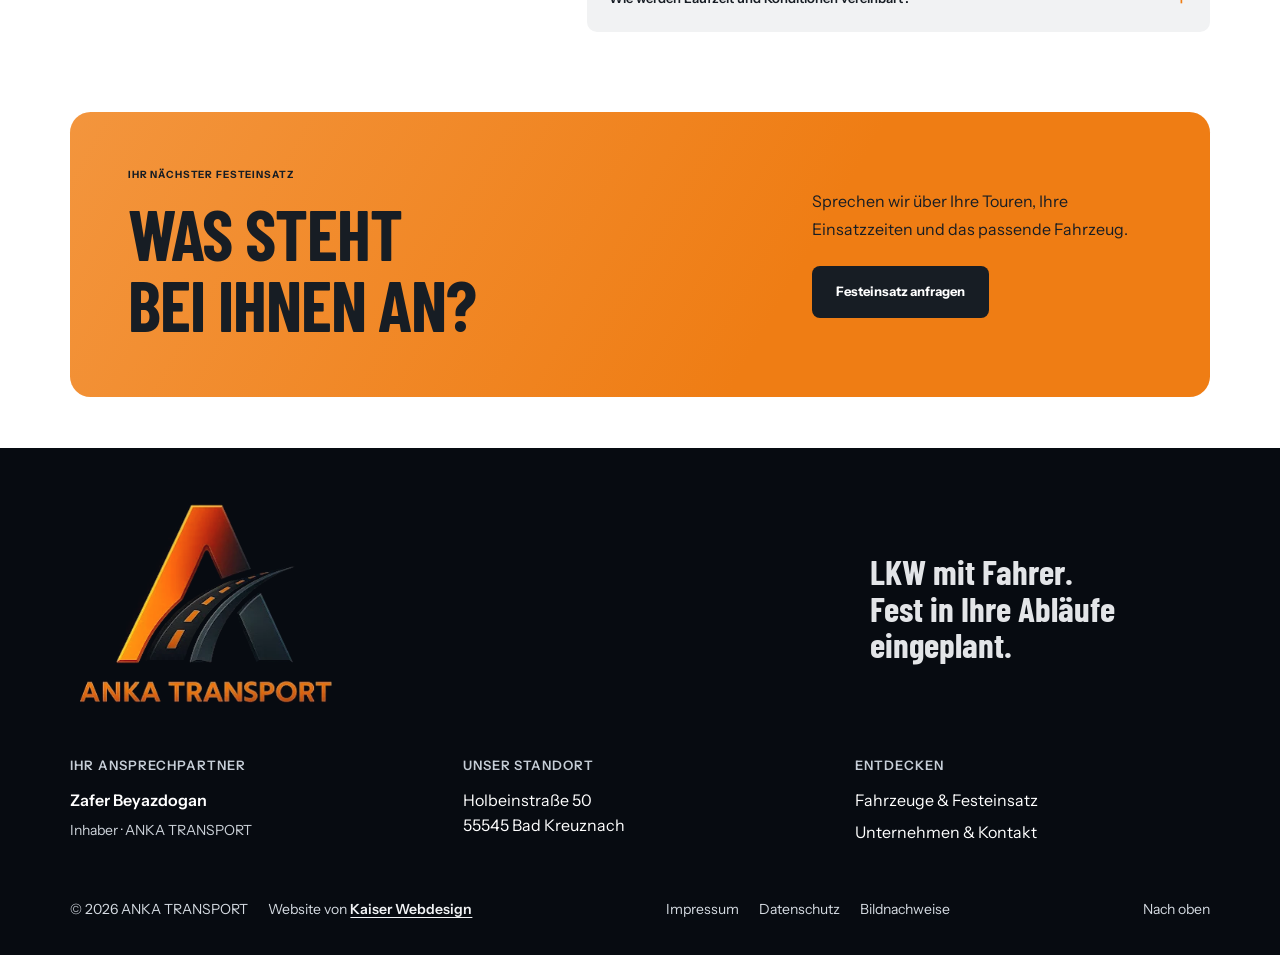
<file: festeinsatz.html>
<!doctype html><html lang="de"><head><meta charset="utf-8"><meta name="viewport" content="width=device-width, initial-scale=1"><meta http-equiv="Content-Security-Policy" content="form-action 'none'"><meta name="theme-color" content="#ef7d14"><title>Fahrzeuge &amp; Festeinsatz — ANKA TRANSPORT</title><meta name="description" content="7,5-Tonner, 12-Tonner, 18-Tonner und Sattelzüge mit Fahrer. Gemeinsam stimmen wir Fahrzeug, Touren, Einsatzzeiten und Laufzeit ab."><meta name="robots" content="index,follow"><meta property="og:title" content="Fahrzeuge &amp; Festeinsatz — ANKA TRANSPORT"><meta property="og:description" content="7,5-Tonner, 12-Tonner, 18-Tonner und Sattelzüge mit Fahrer. Gemeinsam stimmen wir Fahrzeug, Touren, Einsatzzeiten und Laufzeit ab."><meta property="og:type" content="website"><meta property="og:image" content="https://anka-transport.cra4zzy.chatgpt.site/assets/anka-truck.webp"><link rel="icon" href="assets/favicon.svg" type="image/svg+xml"><link rel="preload" href="assets/barlow-condensed-bold.ttf" as="font" type="font/ttf" crossorigin><link rel="stylesheet" href="assets/fonts-v3.css"><link rel="stylesheet" href="assets/style.css?v=8"><script src="assets/app.js?v=7" defer></script></head><body id="top" class="festeinsatz-page"><a class="skip" href="#main">Zum Inhalt</a>
<header class="header"><a class="brand" href="index.html" aria-label="ANKA TRANSPORT Startseite"><span class="brand-icon"><img src="assets/anka-brand-reference.png" alt="" width="352" height="510"></span><span class="brand-name"><img src="assets/anka-brand-reference.png" alt="" width="352" height="510"></span></a>
<button class="menu-toggle" type="button" aria-expanded="false" aria-controls="navigation"><span>Menü</span><i aria-hidden="true"></i></button>
<nav id="navigation" aria-label="Hauptnavigation"><a href="index.html">Start</a><a href="festeinsatz.html" aria-current="page">Fahrzeuge & Festeinsatz</a><a href="unternehmen.html">Unternehmen & Kontakt</a><a class="button button-small" href="unternehmen.html#anfrage">Festeinsatz anfragen</a></nav></header><main id="main"><section class="subhero fleet-hero"><div class="subhero-copy"><span class="kicker">Fahrzeuge & Festeinsatz</span><h1>DAS FAHRZEUG<br>FÜR IHRE<br><span>TOUREN.</span></h1><p>Vom 7,5-Tonner bis zum Sattelzug. Mit Fahrer, für den gemeinsam vereinbarten Einsatz.</p><a class="button button-orange" href="#fahrzeugauswahl">Fahrzeugklasse auswählen</a></div><div class="subhero-photo"><img src="assets/anka-cargo.webp" alt="Palettierte Ladung im Laderaum des ANKA-LKW" width="1200" height="1600" fetchpriority="high"><span class="photo-label">EINBLICK IN DEN ANKA-LADERAUM</span></div></section>
<section class="fleet-section section" id="fahrzeugauswahl"><div class="section-title"><div><span class="kicker">Vier Fahrzeugklassen</span><h2>WAS BRAUCHT<br>IHR EINSATZ?</h2></div><p>Wählen Sie Ihre Klasse.<br>Die Details klären wir im Gespräch.</p></div><div class="fleet-picker" data-fleet-picker><div class="fleet-tabs" role="tablist" aria-label="Fahrzeugklasse auswählen"><button type="button" role="tab" id="fleet-full-tab-7-5" aria-controls="fleet-full-panel" aria-selected="true" tabindex="0" data-fleet="7-5"><span class="fleet-tab-index" aria-hidden="true">01</span><span class="fleet-tab-name">7,5 t</span></button><button type="button" role="tab" id="fleet-full-tab-12" aria-controls="fleet-full-panel" aria-selected="false" tabindex="-1" data-fleet="12"><span class="fleet-tab-index" aria-hidden="true">02</span><span class="fleet-tab-name">12 t</span></button><button type="button" role="tab" id="fleet-full-tab-18" aria-controls="fleet-full-panel" aria-selected="false" tabindex="-1" data-fleet="18"><span class="fleet-tab-index" aria-hidden="true">03</span><span class="fleet-tab-name">18 t</span></button><button type="button" role="tab" id="fleet-full-tab-Sattelzug" aria-controls="fleet-full-panel" aria-selected="false" tabindex="-1" data-fleet="Sattelzug"><span class="fleet-tab-index" aria-hidden="true">04</span><span class="fleet-tab-name">Sattelzug</span></button></div>
<div class="fleet-stage" id="fleet-full-panel" role="tabpanel" tabindex="0" aria-labelledby="fleet-full-tab-7-5" data-kind="7-5">
<div class="fleet-detail"><span class="kicker">LKW + Fahrer</span><div class="fleet-drop fleet-weight-slot"><span class="fleet-weight" data-fleet-weight>7,5<small>t</small></span></div><h3 class="fleet-drop"><span data-fleet-title>7,5-Tonner mit Fahrer</span></h3><p class="fleet-drop"><span data-fleet-description>Für Ihre regelmäßigen Transporte – mit Einsatzzeiten und Touren nach Vereinbarung.</span></p><div class="fleet-tags"><span data-fleet-use>Regelmäßige Transporte</span><span>Mit Fahrer</span></div><a class="button button-orange" data-fleet-link href="unternehmen.html?fahrzeug=7-5#anfrage">Diesen Festeinsatz anfragen</a></div>
<figure class="fleet-visual"><div class="fleet-visual-head"><span class="fleet-visual-label">FAHRZEUGVORSCHAU</span><span class="fleet-visual-count" aria-hidden="true"><span data-fleet-index>01</span> / 04</span></div><div class="fleet-art"><img class="truck-illustration" data-truck="7-5" src="assets/fleet-7-5.svg" width="680" height="294" decoding="async" alt=""><img class="truck-illustration" data-truck="12" src="assets/fleet-12.svg" width="680" height="294" decoding="async" alt=""><img class="truck-illustration" data-truck="18" src="assets/fleet-18.svg" width="680" height="294" decoding="async" alt=""><img class="truck-illustration" data-truck="Sattelzug" src="assets/fleet-sattelzug.svg" width="680" height="294" decoding="async" alt=""></div><figcaption><small>Schematische Darstellung der Fahrzeugklasse</small><p class="fleet-availability">Fahrzeugausstattung, Verfügbarkeit und Einsatzbedingungen stimmen wir persönlich mit Ihnen ab.</p></figcaption></figure></div></div></section>
<section class="planning-section section"><div class="planning-copy"><span class="kicker">Der Festeinsatz</span><h2>PASSEND ZU<br>IHREN ABLÄUFEN.</h2><p class="lead">LKW und Fahrer für Ihren vereinbarten Einsatz. Die Planung machen wir gemeinsam.</p><dl><div><dt>Fahrzeug</dt><dd>Welche Klasse und Ausstattung brauchen Ihre Transporte?</dd></div><div><dt>Touren</dt><dd>Welche Strecken und Einsatzorte stehen an?</dd></div><div><dt>Einsatzzeiten</dt><dd>Wann und wie regelmäßig soll gefahren werden?</dd></div><div><dt>Laufzeit</dt><dd>Ab wann und wie lange benötigen Sie Unterstützung?</dd></div></dl></div><figure class="planning-photo"><img src="assets/anka-loading.webp" alt="Ladebordwand und Laderaum des ANKA-LKW" width="1200" height="1600" loading="lazy"><figcaption>LKW und Fahrer für Ihre Transportaufgaben.</figcaption></figure></section>
<section class="process-section section"><div class="section-title"><div><span class="kicker">Die Zusammenarbeit</span><h2>KLAR GEPLANT.<br>GEMEINSAM GESTARTET.</h2></div></div><div class="steps"><article><span class="step-tag">Bedarf</span><h3>Sie sagen,<br>was ansteht.</h3><p>Fahrzeugklasse, Einsatzort, Touren und Starttermin: Wir besprechen Ihren konkreten Bedarf.</p></article><article><span class="step-tag">Abstimmung</span><h3>Wir klären<br>den Einsatz.</h3><p>Touren, Einsatzzeiten, Laufzeit und Konditionen werden gemeinsam vereinbart.</p></article><article><span class="step-tag">Festeinsatz</span><h3>ANKA fährt<br>Ihre Touren.</h3><p>Mit LKW und Fahrer starten wir zum vereinbarten Termin in Ihren abgestimmten Einsatz.</p></article></div></section>
<section class="faq section"><div><span class="kicker">Fragen zum Festeinsatz</span><h2>GUT ZU<br>WISSEN.</h2></div><div class="faq-items"><details><summary>Für wen ist der Festeinsatz gedacht?<span aria-hidden="true">+</span></summary><p>Für Speditionen, Logistikdienstleister und Unternehmen mit regelmäßigen Touren oder langfristigen Transportaufgaben. ANKA TRANSPORT unterstützt Sie als Subunternehmer mit LKW und Fahrer.</p></details><details><summary>Ist der Fahrer im Einsatz enthalten?<span aria-hidden="true">+</span></summary><p>Ja. Das Angebot umfasst LKW mit Fahrer im Festeinsatz. Fahrzeug und Einsatz werden gemeinsam mit Ihnen abgestimmt.</p></details><details><summary>Welche Angaben brauchen Sie für eine Anfrage?<span aria-hidden="true">+</span></summary><p>Hilfreich sind die gewünschte Fahrzeugklasse, der Einsatzort, Ihre Touren, Einsatzzeiten und der geplante Starttermin. Laufzeit und Konditionen klären wir gemeinsam.</p></details><details><summary>Wie werden Laufzeit und Konditionen vereinbart?<span aria-hidden="true">+</span></summary><p>Wir besprechen Ihren konkreten Bedarf und stimmen Touren, Einsatzzeiten, Laufzeit und Konditionen persönlich mit Ihnen ab.</p></details></div></section><section class="closing section"><div><span class="kicker">Ihr nächster Festeinsatz</span><h2>WAS STEHT<br>BEI IHNEN AN?</h2></div><div class="closing-action"><p>Sprechen wir über Ihre Touren, Ihre Einsatzzeiten und das passende Fahrzeug.</p><a class="button button-dark" href="unternehmen.html#anfrage">Festeinsatz anfragen</a></div></section></main><footer class="footer"><div class="footer-top"><a class="footer-brand" href="index.html" aria-label="ANKA TRANSPORT Startseite"><span class="brand-lockup"><img src="assets/anka-brand-reference.png" alt="" width="352" height="510" loading="lazy"></span></a><p>LKW mit Fahrer.<br>Fest in Ihre Abläufe eingeplant.</p></div>
<div class="footer-columns"><div><span class="footer-label">Ihr Ansprechpartner</span><strong>Zafer Beyazdogan</strong><span>Inhaber · ANKA TRANSPORT</span></div><div><span class="footer-label">Unser Standort</span><address>Holbeinstraße 50<br>55545 Bad Kreuznach</address></div><div><span class="footer-label">Entdecken</span><a href="festeinsatz.html">Fahrzeuge & Festeinsatz</a><a href="unternehmen.html">Unternehmen & Kontakt</a></div></div>
<div class="footer-bottom"><div class="footer-signature"><span>© <span data-year>2026</span> ANKA TRANSPORT</span><span class="footer-credit">Website von <a href="https://www.kaiser-webdesign.de/">Kaiser Webdesign</a></span></div><div><a href="impressum.html">Impressum</a><a href="datenschutz.html">Datenschutz</a><button type="button" data-dialog="bildnachweise">Bildnachweise</button></div><a href="#top">Nach oben</a></div></footer><dialog id="bildnachweise" class="info-dialog"><button class="dialog-close" aria-label="Schließen">×</button><span class="kicker">Fotografie</span><h2>Bildnachweise</h2><p>Die Aufnahmen des Mercedes-Benz-LKW und des Laderaums wurden von ANKA TRANSPORT zur Verfügung gestellt.</p><p>Die Fahrzeugklassen in der interaktiven Auswahl sind eigenständig erstellte schematische Illustrationen. Sie zeigen keine verbindlichen Fahrzeugabmessungen oder Ausstattungen.</p></dialog>
</body></html>
</file>
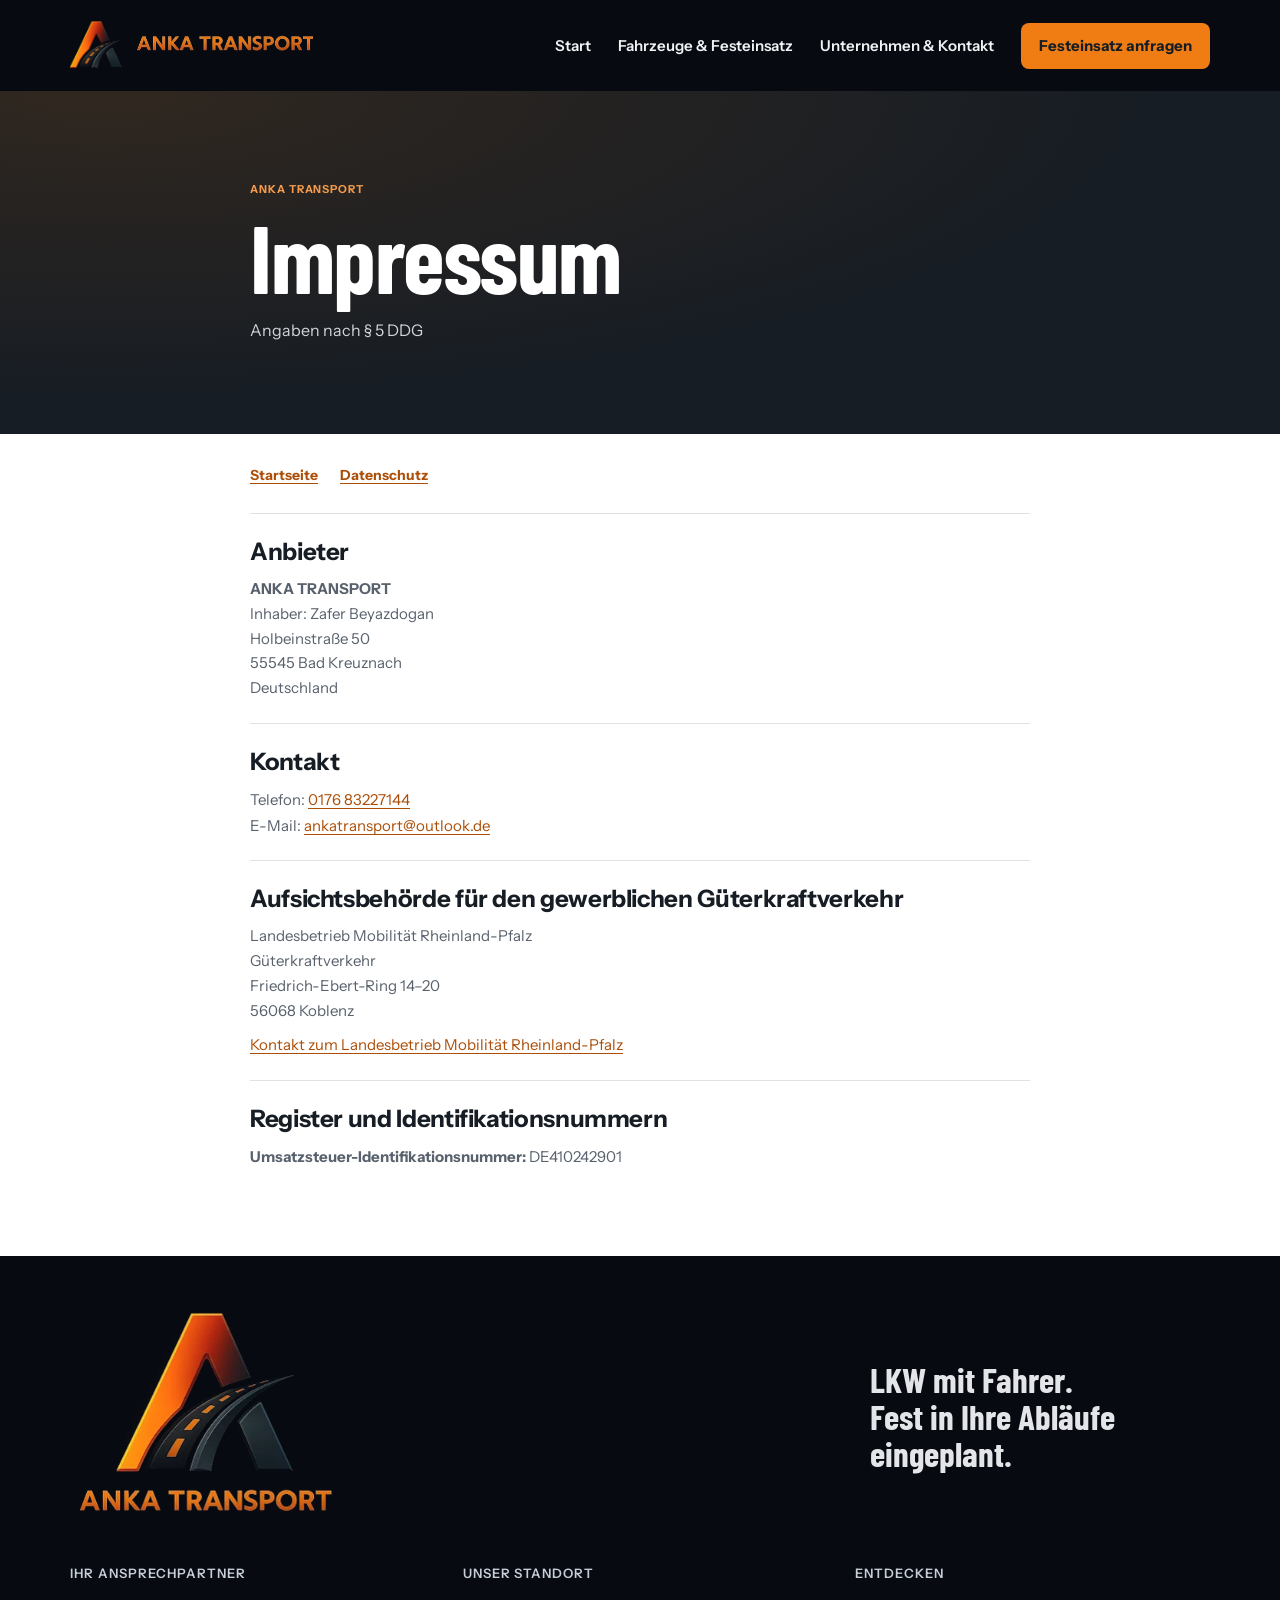
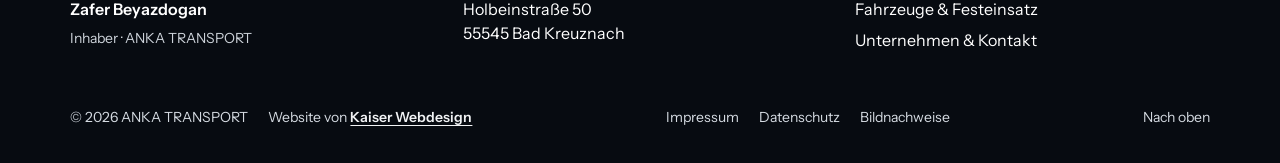
<file: impressum.html>
<!doctype html><html lang="de"><head><meta charset="utf-8"><meta name="viewport" content="width=device-width, initial-scale=1"><meta http-equiv="Content-Security-Policy" content="form-action 'none'"><meta name="theme-color" content="#ef7d14"><title>Impressum — ANKA TRANSPORT</title><meta name="description" content="Anbieterinformationen für ANKA TRANSPORT aus Bad Kreuznach."><meta name="robots" content="index,follow"><meta property="og:title" content="Impressum — ANKA TRANSPORT"><meta property="og:description" content="Anbieterinformationen für ANKA TRANSPORT aus Bad Kreuznach."><meta property="og:type" content="website"><meta property="og:image" content="https://anka-transport.cra4zzy.chatgpt.site/assets/anka-truck.webp"><link rel="icon" href="assets/favicon.svg" type="image/svg+xml"><link rel="preload" href="assets/barlow-condensed-bold.ttf" as="font" type="font/ttf" crossorigin><link rel="stylesheet" href="assets/fonts-v3.css"><link rel="stylesheet" href="assets/style.css?v=8"><script src="assets/app.js?v=7" defer></script></head><body id="top" class="impressum-page"><a class="skip" href="#main">Zum Inhalt</a>
<header class="header"><a class="brand" href="index.html" aria-label="ANKA TRANSPORT Startseite"><span class="brand-icon"><img src="assets/anka-brand-reference.png" alt="" width="352" height="510"></span><span class="brand-name"><img src="assets/anka-brand-reference.png" alt="" width="352" height="510"></span></a>
<button class="menu-toggle" type="button" aria-expanded="false" aria-controls="navigation"><span>Menü</span><i aria-hidden="true"></i></button>
<nav id="navigation" aria-label="Hauptnavigation"><a href="index.html">Start</a><a href="festeinsatz.html">Fahrzeuge & Festeinsatz</a><a href="unternehmen.html">Unternehmen & Kontakt</a><a class="button button-small" href="unternehmen.html#anfrage">Festeinsatz anfragen</a></nav></header><main id="main"><header class="legal-hero"><div class="legal-wrap"><span class="kicker">ANKA TRANSPORT</span><h1>Impressum</h1><p>Angaben nach § 5 DDG</p></div></header><div class="legal-wrap legal-content"><nav class="legal-links" aria-label="Rechtliche Seiten"><a href="index.html">Startseite</a><a href="datenschutz.html">Datenschutz</a></nav><section class="legal-block" aria-labelledby="anbieter">
  <h2 id="anbieter">Anbieter</h2>
  <address><strong>ANKA TRANSPORT</strong><br>Inhaber: Zafer Beyazdogan<br>Holbeinstraße 50<br>55545 Bad Kreuznach<br>Deutschland</address>
</section>
<section class="legal-block" aria-labelledby="kontakt">
  <h2 id="kontakt">Kontakt</h2>
  <p>Telefon: <a href="tel:+4917683227144">0176 83227144</a><br>E-Mail: <a href="mailto:ankatransport@outlook.de">ankatransport@outlook.de</a></p>
</section>
<section class="legal-block" aria-labelledby="aufsicht">
  <h2 id="aufsicht">Aufsichtsbehörde für den gewerblichen Güterkraftverkehr</h2>
  <address>Landesbetrieb Mobilität Rheinland-Pfalz<br>Güterkraftverkehr<br>Friedrich-Ebert-Ring 14–20<br>56068 Koblenz</address>
  <p><a href="https://lbm.rlp.de/wichtigelinks/kontakt">Kontakt zum Landesbetrieb Mobilität Rheinland-Pfalz</a></p>
</section>
<section class="legal-block"><h2>Register und Identifikationsnummern</h2><p><strong>Umsatzsteuer-Identifikationsnummer:</strong> DE410242901</p></section>
</div></main><footer class="footer"><div class="footer-top"><a class="footer-brand" href="index.html" aria-label="ANKA TRANSPORT Startseite"><span class="brand-lockup"><img src="assets/anka-brand-reference.png" alt="" width="352" height="510" loading="lazy"></span></a><p>LKW mit Fahrer.<br>Fest in Ihre Abläufe eingeplant.</p></div>
<div class="footer-columns"><div><span class="footer-label">Ihr Ansprechpartner</span><strong>Zafer Beyazdogan</strong><span>Inhaber · ANKA TRANSPORT</span></div><div><span class="footer-label">Unser Standort</span><address>Holbeinstraße 50<br>55545 Bad Kreuznach</address></div><div><span class="footer-label">Entdecken</span><a href="festeinsatz.html">Fahrzeuge & Festeinsatz</a><a href="unternehmen.html">Unternehmen & Kontakt</a></div></div>
<div class="footer-bottom"><div class="footer-signature"><span>© <span data-year>2026</span> ANKA TRANSPORT</span><span class="footer-credit">Website von <a href="https://www.kaiser-webdesign.de/">Kaiser Webdesign</a></span></div><div><a href="impressum.html">Impressum</a><a href="datenschutz.html">Datenschutz</a><button type="button" data-dialog="bildnachweise">Bildnachweise</button></div><a href="#top">Nach oben</a></div></footer><dialog id="bildnachweise" class="info-dialog"><button class="dialog-close" aria-label="Schließen">×</button><span class="kicker">Fotografie</span><h2>Bildnachweise</h2><p>Die Aufnahmen des Mercedes-Benz-LKW und des Laderaums wurden von ANKA TRANSPORT zur Verfügung gestellt.</p><p>Die Fahrzeugklassen in der interaktiven Auswahl sind eigenständig erstellte schematische Illustrationen. Sie zeigen keine verbindlichen Fahrzeugabmessungen oder Ausstattungen.</p></dialog>
</body></html>
</file>
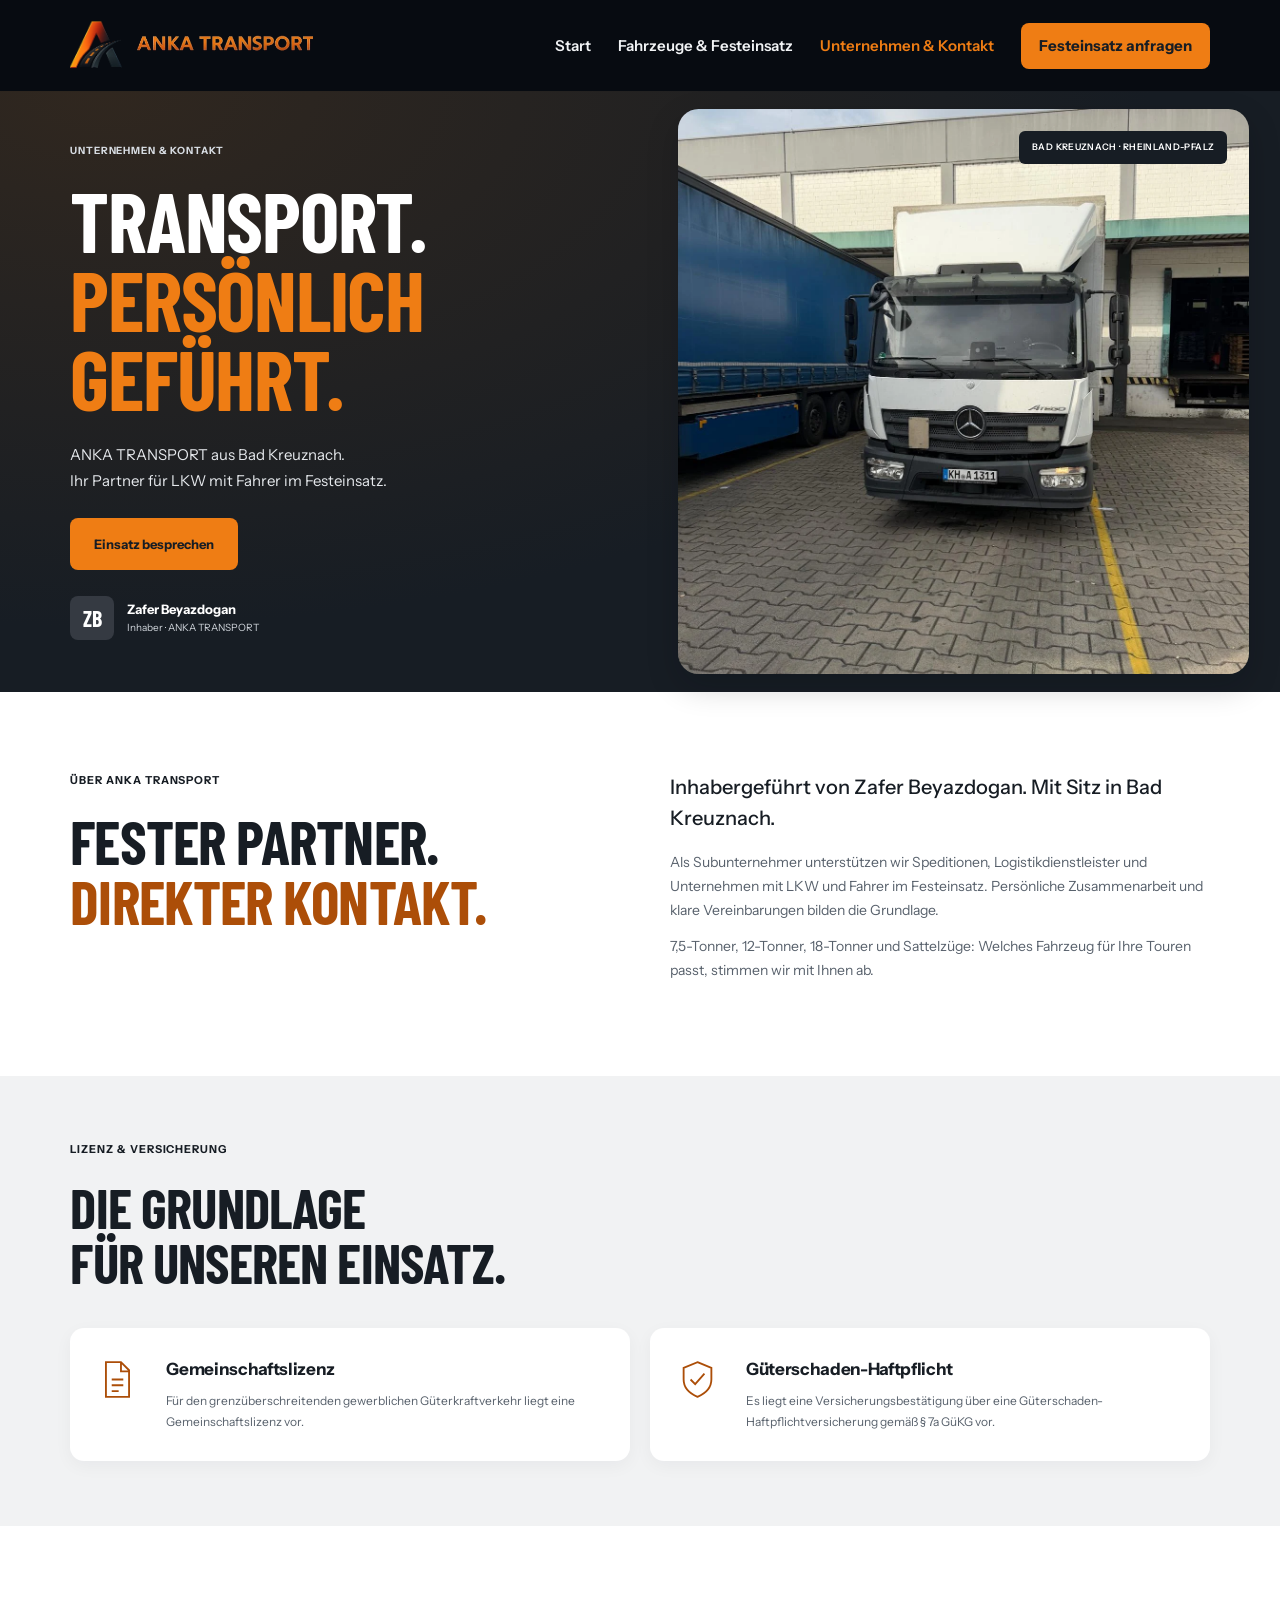
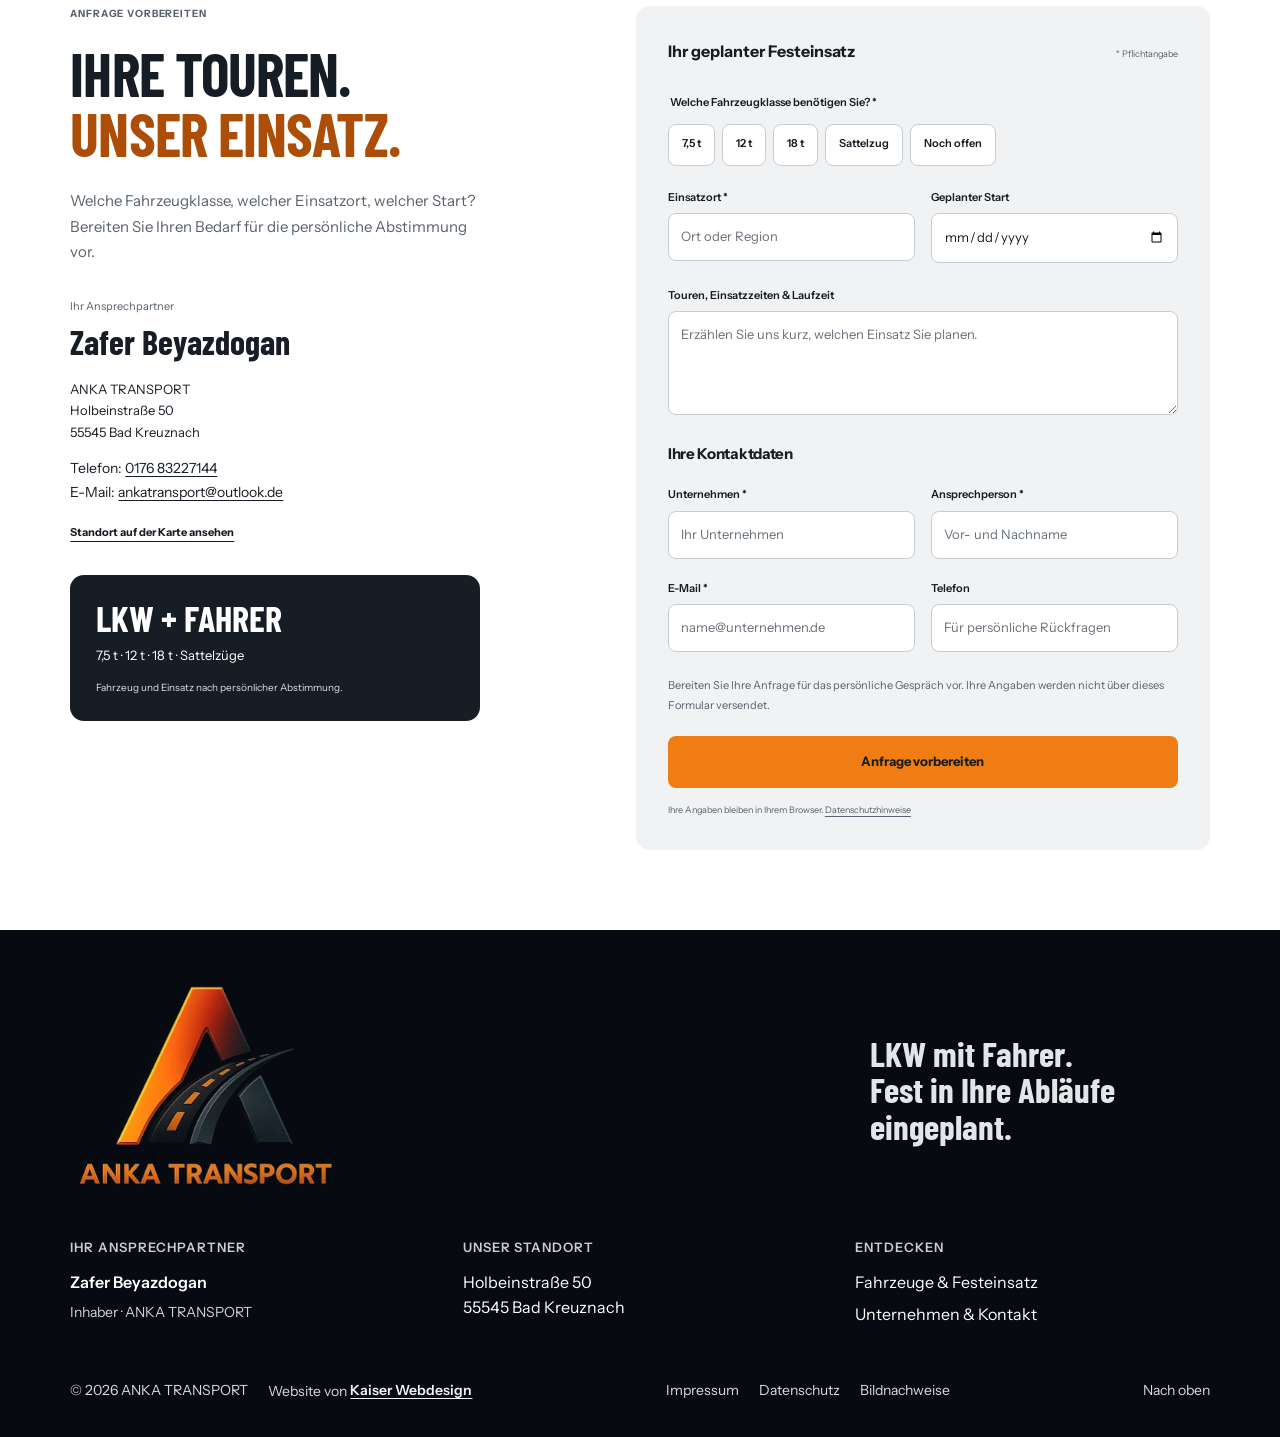
<file: unternehmen.html>
<!doctype html><html lang="de"><head><meta charset="utf-8"><meta name="viewport" content="width=device-width, initial-scale=1"><meta http-equiv="Content-Security-Policy" content="form-action 'none'"><meta name="theme-color" content="#ef7d14"><title>Unternehmen &amp; Kontakt — ANKA TRANSPORT</title><meta name="description" content="Inhabergeführtes Transportunternehmen aus Bad Kreuznach. ANKA TRANSPORT und Zafer Beyazdogan: Ihr Partner für LKW mit Fahrer im Festeinsatz."><meta name="robots" content="index,follow"><meta property="og:title" content="Unternehmen &amp; Kontakt — ANKA TRANSPORT"><meta property="og:description" content="Inhabergeführtes Transportunternehmen aus Bad Kreuznach. ANKA TRANSPORT und Zafer Beyazdogan: Ihr Partner für LKW mit Fahrer im Festeinsatz."><meta property="og:type" content="website"><meta property="og:image" content="https://anka-transport.cra4zzy.chatgpt.site/assets/anka-truck.webp"><link rel="icon" href="assets/favicon.svg" type="image/svg+xml"><link rel="preload" href="assets/barlow-condensed-bold.ttf" as="font" type="font/ttf" crossorigin><link rel="stylesheet" href="assets/fonts-v3.css"><link rel="stylesheet" href="assets/style.css?v=8"><script src="assets/app.js?v=7" defer></script></head><body id="top" class="unternehmen-page"><a class="skip" href="#main">Zum Inhalt</a>
<header class="header"><a class="brand" href="index.html" aria-label="ANKA TRANSPORT Startseite"><span class="brand-icon"><img src="assets/anka-brand-reference.png" alt="" width="352" height="510"></span><span class="brand-name"><img src="assets/anka-brand-reference.png" alt="" width="352" height="510"></span></a>
<button class="menu-toggle" type="button" aria-expanded="false" aria-controls="navigation"><span>Menü</span><i aria-hidden="true"></i></button>
<nav id="navigation" aria-label="Hauptnavigation"><a href="index.html">Start</a><a href="festeinsatz.html">Fahrzeuge & Festeinsatz</a><a href="unternehmen.html" aria-current="page">Unternehmen & Kontakt</a><a class="button button-small" href="unternehmen.html#anfrage">Festeinsatz anfragen</a></nav></header><main id="main"><section class="subhero company-hero"><div class="subhero-copy"><span class="kicker">Unternehmen & Kontakt</span><h1>TRANSPORT.<br><span>PERSÖNLICH<br>GEFÜHRT.</span></h1><p>ANKA TRANSPORT aus Bad Kreuznach.<br>Ihr Partner für LKW mit Fahrer im Festeinsatz.</p><a class="button button-orange" href="#anfrage">Einsatz besprechen</a><div class="owner owner-light"><span class="owner-monogram" aria-hidden="true">ZB</span><div><strong>Zafer Beyazdogan</strong><span>Inhaber · ANKA TRANSPORT</span></div></div></div><div class="subhero-photo"><img src="assets/anka-front.webp" alt="Mercedes-Benz-LKW von ANKA TRANSPORT am Ladehof" width="1200" height="1600" fetchpriority="high"><span class="photo-label">BAD KREUZNACH · RHEINLAND-PFALZ</span></div></section>
<section class="about-section section"><div><span class="kicker">Über ANKA TRANSPORT</span><h2>FESTER PARTNER.<br><span class="accent-text">DIREKTER KONTAKT.</span></h2></div><div class="about-copy"><p class="lead">Inhabergeführt von Zafer Beyazdogan. Mit Sitz in Bad Kreuznach.</p><p>Als Subunternehmer unterstützen wir Speditionen, Logistikdienstleister und Unternehmen mit LKW und Fahrer im Festeinsatz. Persönliche Zusammenarbeit und klare Vereinbarungen bilden die Grundlage.</p><p>7,5-Tonner, 12-Tonner, 18-Tonner und Sattelzüge: Welches Fahrzeug für Ihre Touren passt, stimmen wir mit Ihnen ab.</p></div></section>
<section class="credentials section"><div class="section-title"><div><span class="kicker">Lizenz & Versicherung</span><h2>DIE GRUNDLAGE<br>FÜR UNSEREN EINSATZ.</h2></div></div><div class="credential-cards"><article><span class="credential-icon" aria-hidden="true"><svg viewBox="0 0 32 36"><path d="M6 3h13l7 7v23H6zM19 3v8h7M11 18h10M11 23h10M11 28h6"/></svg></span><div><h3>Gemeinschaftslizenz</h3><p>Für den grenzüberschreitenden gewerblichen Güterkraftverkehr liegt eine Gemeinschaftslizenz vor.</p></div></article><article><span class="credential-icon" aria-hidden="true"><svg viewBox="0 0 32 36"><path d="M16 3 28 8v10c0 7-5 12-12 15C9 30 4 25 4 18V8zM10 18l4 4 8-9"/></svg></span><div><h3>Güterschaden-Haftpflicht</h3><p>Es liegt eine Versicherungsbestätigung über eine Güterschaden-Haftpflichtversicherung gemäß § 7a GüKG vor.</p></div></article></div></section>
<section class="contact-section section" id="anfrage"><div class="contact-intro"><span class="kicker">Anfrage vorbereiten</span><h2>IHRE TOUREN.<br><span class="accent-text">UNSER EINSATZ.</span></h2><p>Welche Fahrzeugklasse, welcher Einsatzort, welcher Start? Bereiten Sie Ihren Bedarf für die persönliche Abstimmung vor.</p><div class="contact-address"><span>Ihr Ansprechpartner</span><strong>Zafer Beyazdogan</strong><address>ANKA TRANSPORT<br>Holbeinstraße 50<br>55545 Bad Kreuznach</address><div class="contact-methods"><p>Telefon: <a href="tel:+4917683227144">0176 83227144</a><br>E-Mail: <a href="mailto:ankatransport@outlook.de">ankatransport@outlook.de</a></p></div><a class="text-link" href="https://www.google.com/maps/search/?api=1&amp;query=Holbeinstra%C3%9Fe+50%2C+55545+Bad+Kreuznach" target="_blank" rel="noopener noreferrer">Standort auf der Karte ansehen</a></div><div class="contact-service"><strong>LKW + FAHRER</strong><span>7,5 t · 12 t · 18 t · Sattelzüge</span><small>Fahrzeug und Einsatz nach persönlicher Abstimmung.</small></div></div><form id="request-form" method="dialog"><div class="form-heading"><span>Ihr geplanter Festeinsatz</span><small>* Pflichtangabe</small></div><fieldset class="request-controls" disabled><fieldset><legend>Welche Fahrzeugklasse benötigen Sie? *</legend><div class="vehicle-choice"><label><input type="radio" name="fahrzeug" value="7,5-Tonner" required><span>7,5 t</span></label><label><input type="radio" name="fahrzeug" value="12-Tonner"><span>12 t</span></label><label><input type="radio" name="fahrzeug" value="18-Tonner"><span>18 t</span></label><label><input type="radio" name="fahrzeug" value="Sattelzüge"><span>Sattelzug</span></label><label><input type="radio" name="fahrzeug" value="Noch abzustimmen"><span>Noch offen</span></label></div></fieldset><div class="form-grid"><label>Einsatzort *<input name="einsatzort" placeholder="Ort oder Region" required maxlength="180"></label><label>Geplanter Start<input name="start" type="date"></label></div><label>Touren, Einsatzzeiten & Laufzeit<textarea name="details" rows="3" placeholder="Erzählen Sie uns kurz, welchen Einsatz Sie planen." maxlength="5000"></textarea></label><h3 class="form-subheading">Ihre Kontaktdaten</h3><div class="form-grid"><label>Unternehmen *<input name="unternehmen" autocomplete="organization" placeholder="Ihr Unternehmen" required maxlength="180"></label><label>Ansprechperson *<input name="name" autocomplete="name" placeholder="Vor- und Nachname" required maxlength="120"></label><label>E-Mail *<input type="email" name="email" autocomplete="email" placeholder="name@unternehmen.de" required maxlength="180"></label><label>Telefon<input name="telefon" type="tel" autocomplete="tel" placeholder="Für persönliche Rückfragen" maxlength="60"></label></div><p class="form-info">Bereiten Sie Ihre Anfrage für das persönliche Gespräch vor. Ihre Angaben werden nicht über dieses Formular versendet.</p><button class="button form-submit" type="submit">Anfrage vorbereiten</button></fieldset><noscript><p class="form-info">Die Anfragevorbereitung benötigt JavaScript. Sie können uns direkt telefonisch erreichen: <a href="tel:+4917683227144">0176 83227144</a>.</p></noscript><p class="form-privacy">Ihre Angaben bleiben in Ihrem Browser. <a href="datenschutz.html#anfragevorbereitung">Datenschutzhinweise</a></p></form></section><dialog id="request-summary" class="info-dialog summary-dialog"><button class="dialog-close" aria-label="Schließen">×</button><span class="kicker">Alles bereit für die persönliche Abstimmung.</span><h2>Ihr geplanter Einsatz</h2><p>Die Übersicht ist vorbereitet und wurde noch nicht versendet. Kopieren Sie sie für Ihre Kontaktaufnahme.</p><pre id="summary-text"></pre><button id="copy-request" class="button" type="button">Anfrage kopieren</button><p id="copy-status" role="status" aria-live="polite"></p></dialog></main><footer class="footer"><div class="footer-top"><a class="footer-brand" href="index.html" aria-label="ANKA TRANSPORT Startseite"><span class="brand-lockup"><img src="assets/anka-brand-reference.png" alt="" width="352" height="510" loading="lazy"></span></a><p>LKW mit Fahrer.<br>Fest in Ihre Abläufe eingeplant.</p></div>
<div class="footer-columns"><div><span class="footer-label">Ihr Ansprechpartner</span><strong>Zafer Beyazdogan</strong><span>Inhaber · ANKA TRANSPORT</span></div><div><span class="footer-label">Unser Standort</span><address>Holbeinstraße 50<br>55545 Bad Kreuznach</address></div><div><span class="footer-label">Entdecken</span><a href="festeinsatz.html">Fahrzeuge & Festeinsatz</a><a href="unternehmen.html">Unternehmen & Kontakt</a></div></div>
<div class="footer-bottom"><div class="footer-signature"><span>© <span data-year>2026</span> ANKA TRANSPORT</span><span class="footer-credit">Website von <a href="https://www.kaiser-webdesign.de/">Kaiser Webdesign</a></span></div><div><a href="impressum.html">Impressum</a><a href="datenschutz.html">Datenschutz</a><button type="button" data-dialog="bildnachweise">Bildnachweise</button></div><a href="#top">Nach oben</a></div></footer><dialog id="bildnachweise" class="info-dialog"><button class="dialog-close" aria-label="Schließen">×</button><span class="kicker">Fotografie</span><h2>Bildnachweise</h2><p>Die Aufnahmen des Mercedes-Benz-LKW und des Laderaums wurden von ANKA TRANSPORT zur Verfügung gestellt.</p><p>Die Fahrzeugklassen in der interaktiven Auswahl sind eigenständig erstellte schematische Illustrationen. Sie zeigen keine verbindlichen Fahrzeugabmessungen oder Ausstattungen.</p></dialog>
</body></html>
</file>
<file: assets/fonts-v3.css>
@font-face {
  font-family: 'Instrument Sans';
  font-style: normal;
  font-weight: 400;
  font-stretch: normal;
  font-display: swap;
  src: url(font-pximypc9vsFDm051Uf6KVwgkfoSxQ0GsQv8ToedPibnr-yp2JGEJOH9npSTF-Qf1.ttf) format('truetype');
}
@font-face {
  font-family: 'Instrument Sans';
  font-style: normal;
  font-weight: 500;
  font-stretch: normal;
  font-display: swap;
  src: url(font-pximypc9vsFDm051Uf6KVwgkfoSxQ0GsQv8ToedPibnr-yp2JGEJOH9npST3-Qf1.ttf) format('truetype');
}
@font-face {
  font-family: 'Instrument Sans';
  font-style: normal;
  font-weight: 600;
  font-stretch: normal;
  font-display: swap;
  src: url(font-pximypc9vsFDm051Uf6KVwgkfoSxQ0GsQv8ToedPibnr-yp2JGEJOH9npSQb_gf1.ttf) format('truetype');
}
@font-face {
  font-family: 'Instrument Sans';
  font-style: normal;
  font-weight: 700;
  font-stretch: normal;
  font-display: swap;
  src: url(font-pximypc9vsFDm051Uf6KVwgkfoSxQ0GsQv8ToedPibnr-yp2JGEJOH9npSQi_gf1.ttf) format('truetype');
}
@font-face {
 font-family: 'Barlow Condensed';
 font-style: normal;
 font-weight: 700;
 font-display: swap;
 src: url(barlow-condensed-bold.ttf) format('truetype');
}
</file>
<file: assets/style.css>
:root{--accent:#ef7d14;--accent-hover:#ff9433;--accent-text:#ac4e08;--brand-black:#070b11;--ink:#171d24;--orange:#ef7d14;--paper:#f1f2f3;--muted:#58616c;--gutter:clamp(24px,5.5vw,88px);--display:'Barlow Condensed','Arial Narrow',sans-serif;--body:'Instrument Sans',Arial,sans-serif}
*{box-sizing:border-box}html{scroll-behavior:smooth;scroll-padding-top:100px}body{margin:0;font-family:var(--body);font-size:16px;line-height:1.65;background:#fff;color:var(--ink)}button,input,textarea{font:inherit}button,a,input,textarea,summary{-webkit-tap-highlight-color:transparent}a{color:inherit;text-decoration:none}button{cursor:pointer}img{display:block;max-width:100%;width:100%;height:100%;object-fit:cover}svg{display:block}figure,p,h1,h2,h3,dl,dd{margin:0}h1,h2,h3{font-family:var(--display);font-weight:700;line-height:1;letter-spacing:-.015em}h1{font-size:clamp(68px,7.7vw,118px)}h2{font-size:clamp(44px,4.7vw,72px)}h3{font-size:34px}p{line-height:1.7}address{font-style:normal}button{color:inherit}a:focus-visible,button:focus-visible,input:focus-visible,textarea:focus-visible,summary:focus-visible,[tabindex]:focus-visible{outline:3px solid #bd570b;outline-offset:5px}.section{padding:80px var(--gutter)}.kicker{display:block;font-size:11px;line-height:1.5;font-weight:700;letter-spacing:.085em;text-transform:uppercase;margin-bottom:22px}.lead{font-size:20px;line-height:1.55;font-weight:500}.accent-text{color:var(--accent-text)}.section-title{display:flex;align-items:flex-end;justify-content:space-between;gap:40px;margin-bottom:38px}.section-title>p{max-width:340px;font-size:15px;color:var(--muted);margin-bottom:3px}.button{display:inline-flex;align-items:center;justify-content:center;min-height:52px;padding:15px 24px;background:var(--accent);color:var(--ink);font-size:13px;font-weight:700;line-height:1.45;border:0;border-radius:2px;text-align:center;transition:background .2s,transform .2s}.button:hover{background:var(--accent-hover);transform:translateY(-2px)}.button-orange{background:var(--orange);color:var(--ink)}.button-orange:hover{background:#ff963e}.button-dark{background:var(--ink);color:#fff}.button-dark:hover{background:#2e343d}.button-small{min-height:46px;padding:11px 18px;font-size:15px}.text-link{display:inline-block;font-size:13px;font-weight:700;text-decoration:underline;text-underline-offset:5px}.text-link:hover{color:var(--accent-text)}.skip{position:fixed;top:-100px;left:20px;padding:10px 20px;background:#fff;color:var(--ink);z-index:100}.skip:focus{top:12px}
/* Navigation */
.header{height:91px;display:flex;align-items:center;justify-content:space-between;padding:0 var(--gutter);background:var(--brand-black);color:#fff;position:sticky;top:0;z-index:30;box-shadow:0 1px 0 #171d240b}.brand{display:flex;align-items:center;gap:10px;flex-shrink:0}.brand-icon{display:block;position:relative;overflow:hidden;width:56px;height:49px;flex-shrink:0}.brand-icon img{position:absolute;max-width:none;width:80px;height:auto;left:-14px;top:-23px;mix-blend-mode:lighten}.brand-name{display:block;position:relative;overflow:hidden;width:177px;height:21px;flex-shrink:0}.brand-name img{position:absolute;max-width:none;width:190px;height:auto;left:-6px;top:-178px;mix-blend-mode:lighten}.header nav{display:flex;align-items:center;gap:clamp(19px,2.1vw,32px)}.header nav>a:not(.button){font-size:clamp(15px,1.16vw,17px);font-weight:600;line-height:1.4;color:#f1f3f5;padding-block:8px}.header nav>a:not(.button):hover,.header nav>a[aria-current=page]{color:var(--accent)}.menu-toggle{display:none;align-items:center;gap:11px;min-height:44px;font-size:16px;font-weight:700;background:none;border:0;padding:10px 0 10px 12px}.menu-toggle i{width:22px;height:12px;border-top:2px solid currentColor;border-bottom:2px solid currentColor;transition:transform .2s}.menu-toggle[aria-expanded=true] i{transform:rotate(-45deg)}
/* The transport offer is the first thing visitors see. */
.home-hero{display:grid;grid-template-columns:46% 54%;min-height:650px;background:var(--ink);color:#fff}.hero-copy{padding:50px 30px 42px var(--gutter);display:flex;flex-direction:column;justify-content:center;position:relative;z-index:1}.hero-copy .kicker{font-size:10px;letter-spacing:.08em;margin-bottom:26px;color:#e0e3e7}.hero-copy h1{line-height:.91;letter-spacing:-.018em;margin-bottom:25px}.hero-copy h1>span{color:var(--orange)}.hero-copy>p{font-size:16px;line-height:1.65;color:#e5e8ec;max-width:370px}.hero-actions{display:flex;align-items:center;flex-wrap:wrap;gap:20px;margin-top:29px}.hero-link{font-size:12px;font-weight:600;text-decoration:underline;text-underline-offset:5px}.hero-for{font-size:10px;line-height:1.6;color:#d7dce2;display:block;margin-top:36px;max-width:360px}.hero-photo{position:relative;min-width:0;overflow:hidden}.hero-photo>img{position:absolute;inset:0;object-position:50% 54%}.photo-label{position:absolute;top:22px;right:22px;background:var(--ink);color:white;padding:10px 13px;font-size:9px;line-height:1.4;font-weight:600;letter-spacing:.04em}.hero-photo-note{position:absolute;bottom:0;left:0;right:0;background:linear-gradient(0deg,#0b1017e6,transparent);padding:110px 38px 27px;display:flex;justify-content:space-between;align-items:flex-end;gap:20px}.hero-photo-note strong{font-family:var(--display);font-size:33px;line-height:.98}.hero-photo-note>span{font-size:10px;line-height:1.5;text-align:right;max-width:150px}.class-strip{display:grid;grid-template-columns:repeat(4,1fr);padding:0 var(--gutter);background:var(--ink);color:#fff}.class-strip>a{padding:27px 22px;display:flex;align-items:center;justify-content:center;gap:17px;transition:background .2s}.class-strip>a:hover{background:#2b3037}.class-strip strong{font-family:var(--display);font-size:38px;line-height:1;white-space:nowrap}.class-strip span{font-size:10px;line-height:1.5;max-width:90px;color:#c9cdd2}
/* Real operations: photo and the practical value of a permanent assignment. */
.intro{display:grid;grid-template-columns:1.08fr 1fr;gap:70px;align-items:center}.intro h2{margin-bottom:26px}.intro-copy>.lead{max-width:530px;margin-bottom:15px}.intro-copy>p:not(.lead){font-size:14px;color:var(--muted);max-width:530px}.intro-photo{height:565px;position:relative;overflow:hidden;background:var(--paper)}.intro-photo>img{object-position:50% 53%}.intro-photo figcaption{position:absolute;bottom:0;left:0;right:0;background:var(--ink);color:#fff;padding:20px 27px}.intro-photo figcaption span{font-size:9px;font-weight:600;letter-spacing:.08em;display:block;margin-bottom:6px}.intro-photo figcaption strong{font-family:var(--display);font-size:26px;line-height:1.15}.service-facts{display:flex;flex-direction:column;gap:15px;margin:29px 0 25px}.service-facts>div{display:grid;grid-template-columns:175px 1fr;gap:14px;align-items:center}.service-facts strong{font-size:13px;font-weight:700}.service-facts span{font-size:12px;color:var(--muted)}
/* Class selector: real utility, illustrated without claiming a vehicle specification. */
.fleet-section{background:var(--ink);color:#fff}.fleet-section .kicker{color:#f49a4a}.fleet-section .section-title>p{color:#d2d6db}.fleet-tabs{display:grid;grid-template-columns:repeat(4,minmax(0,1fr));gap:8px;margin-bottom:14px}.fleet-tabs button{min-height:63px;font-family:var(--display);font-size:31px;line-height:1.1;font-weight:700;border:0;background:#2b3037;color:#d8dbe0;transition:background .2s,color .2s}.fleet-tabs button:hover{background:#414852}.fleet-tabs button[aria-selected=true]{background:var(--orange);color:var(--ink)}.fleet-stage{display:grid;grid-template-columns:45% 55%;background:#fff;color:var(--ink);min-width:0}.fleet-detail{padding:38px 40px 39px;min-width:0}.fleet-detail .kicker{color:var(--muted);margin-bottom:6px;font-size:10px}.fleet-weight{font-family:var(--display);font-size:102px;letter-spacing:-.03em;line-height:1;display:block;color:var(--accent-text);margin-bottom:13px}.fleet-weight small{font-size:50px;margin-left:9px}.fleet-stage[data-kind=Sattelzug] .fleet-weight{font-size:80px}.fleet-detail h3{font-family:var(--body);font-size:20px;line-height:1.4;letter-spacing:-.03em;margin-bottom:12px}.fleet-detail>p{font-size:14px;max-width:400px;min-height:49px;color:var(--muted)}.fleet-tags{display:flex;flex-wrap:wrap;gap:7px;margin:21px 0}.fleet-tags>span{font-size:9px;font-weight:600;padding:6px 10px;background:var(--paper);color:var(--muted);border-radius:2px}.fleet-visual{background:#ebedef;min-width:0;display:flex;flex-direction:column;justify-content:center;padding:35px 32px 28px;position:relative;overflow:hidden}.fleet-visual-label{font-size:9px;font-weight:700;letter-spacing:.07em;color:#626970;align-self:flex-end;margin-bottom:12px}.truck-illustration{width:100%;height:auto;display:none;max-height:260px}.fleet-stage[data-kind="7-5"] [data-truck="7-5"],.fleet-stage[data-kind="12"] [data-truck="12"],.fleet-stage[data-kind="18"] [data-truck="18"],.fleet-stage[data-kind="Sattelzug"] [data-truck="Sattelzug"]{display:block}.fleet-visual>small{font-size:9px;color:#626970;text-align:center;margin-top:8px}.fleet-availability{font-size:11px;line-height:1.7;color:#515b65;max-width:370px;align-self:center;text-align:center;margin-top:36px}
/* Business and people */
.partner-section{display:grid;grid-template-columns:1fr 1fr;gap:0;background:var(--paper)}.partner-photo{position:relative;height:555px;overflow:hidden;min-width:0}.partner-photo>img{object-position:50% 49%}.partner-photo .photo-label{left:20px;right:auto;top:auto;bottom:20px}.partner-copy{background:#fff;display:flex;flex-direction:column;justify-content:center;align-items:flex-start;padding:42px 45px}.partner-copy .kicker{font-size:10px;color:var(--muted);margin-bottom:18px}.partner-copy h2{font-size:clamp(42px,4.1vw,62px);margin-bottom:22px}.partner-copy>p{font-size:14px;color:var(--muted);max-width:440px;margin-bottom:12px}.owner{display:flex;align-items:center;gap:13px;margin:16px 0 24px}.owner-monogram{display:flex;align-items:center;justify-content:center;width:44px;height:44px;background:var(--accent);color:var(--ink);font-family:var(--display);font-size:22px;flex-shrink:0}.owner strong{display:block;font-size:13px;font-weight:700;line-height:1.5}.owner div>span{display:block;font-size:10px;color:var(--muted)}.process-section{background:#fff}.steps{display:grid;grid-template-columns:repeat(3,minmax(0,1fr));gap:18px}.steps article{background:var(--paper);padding:30px 32px 33px}.steps article:nth-child(2){background:#e5e7e9}.steps article:nth-child(3){background:var(--ink);color:#fff}.step-tag{display:inline-block;font-size:10px;line-height:1;font-weight:700;text-transform:uppercase;letter-spacing:.07em;margin-bottom:23px}.steps h3{font-size:37px;line-height:1.02;margin-bottom:17px}.steps p{font-size:13px;color:var(--muted);max-width:310px}.steps article:last-child p{color:#e5e8ec}.closing{display:grid;grid-template-columns:1.15fr 1fr;gap:45px;background:var(--orange);align-items:center;padding-top:55px;padding-bottom:58px}.closing .kicker{font-size:10px;margin-bottom:16px}.closing h2{font-size:clamp(52px,5.5vw,82px)}.closing-action{justify-self:end;max-width:340px}.closing-action p{font-size:16px;margin-bottom:23px}
/* Secondary page entry */
.subhero{display:grid;grid-template-columns:53% 47%;background:var(--ink);color:#fff;min-height:565px}.subhero-copy{padding:52px 40px 52px var(--gutter);display:flex;flex-direction:column;align-items:flex-start;justify-content:center;min-width:0}.subhero-copy .kicker{color:#d7dce2;font-size:10px;margin-bottom:23px}.subhero h1{font-size:clamp(66px,7vw,108px);line-height:.95;margin-bottom:24px}.subhero h1>span{color:var(--orange)}.subhero-copy>p{font-size:15px;max-width:400px;color:#e5e8ec;margin-bottom:25px}.subhero-photo{position:relative;overflow:hidden;min-width:0}.subhero-photo>img{position:absolute;inset:0;object-position:50% 52%}.company-hero{background:var(--ink)}.company-hero h1{font-size:clamp(65px,6.5vw,100px)}.company-hero .subhero-photo>img{object-position:50% 51%}.owner-light{margin-top:26px;margin-bottom:0}.owner-light .owner-monogram{background:#353a42;color:#fff}.owner-light div>span{color:#d1d6dc}.planning-section{display:grid;grid-template-columns:1.1fr 1fr;gap:65px;align-items:center}.planning-copy h2{margin-bottom:25px}.planning-copy>.lead{font-size:19px;max-width:450px}.planning-copy dl{display:grid;grid-template-columns:1fr 1fr;gap:24px 25px;margin-top:29px}.planning-copy dt{font-family:var(--display);font-weight:700;font-size:28px;color:var(--accent-text);margin-bottom:7px}.planning-copy dd{font-size:12px;line-height:1.7;color:var(--muted);max-width:220px}.planning-photo{height:560px;position:relative;overflow:hidden}.planning-photo figcaption{position:absolute;bottom:0;left:0;right:0;background:var(--ink);color:#fff;font-size:11px;font-weight:600;padding:18px 22px}.festeinsatz-page .process-section{background:var(--paper)}.festeinsatz-page .steps article:first-child{background:white}.faq{display:grid;grid-template-columns:.7fr 1fr;gap:80px;background:#fff}.faq details{background:var(--paper);margin-bottom:10px;padding:0 22px}.faq details:last-child{margin-bottom:0}.faq summary{list-style:none;font-size:13px;font-weight:600;cursor:pointer;display:flex;justify-content:space-between;align-items:center;gap:18px;padding:21px 0;line-height:1.5}.faq summary::-webkit-details-marker{display:none}.faq summary>span{font-size:24px;font-weight:400;line-height:1;color:var(--accent);flex-shrink:0;transition:transform .2s}.faq details[open] summary>span{transform:rotate(45deg)}.faq details p{font-size:13px;color:var(--muted);padding-bottom:21px}
/* Company and contact */
.about-section{display:grid;grid-template-columns:1fr 1fr;gap:60px;align-items:start}.about-copy .lead{font-size:20px;margin-bottom:17px}.about-copy>p:not(.lead){font-size:14px;color:var(--muted);margin-bottom:13px}.credentials{background:var(--paper);padding-top:65px;padding-bottom:65px}.credentials h2{font-size:clamp(42px,4.3vw,66px)}.credential-cards{display:grid;grid-template-columns:1fr 1fr;gap:20px}.credential-cards article{display:flex;align-items:flex-start;gap:22px;padding:29px;background:#fff}.credential-icon{width:45px;flex-shrink:0;color:var(--accent-text)}.credential-icon svg{width:37px;height:45px;stroke:currentColor;stroke-width:1.6;fill:none}.credential-cards h3{font-family:var(--body);font-size:17px;line-height:1.45;margin-bottom:10px;letter-spacing:-.02em}.credential-cards p{font-size:12px;color:var(--muted);max-width:440px}.contact-section{display:grid;grid-template-columns:.95fr 1.1fr;gap:70px;align-items:start}.contact-intro .kicker{font-size:10px;color:var(--muted)}.contact-intro h2{margin-bottom:25px}.contact-intro>p{font-size:15px;max-width:410px;color:var(--muted)}.contact-address{margin:32px 0}.contact-address>span{display:block;font-size:11px;color:var(--muted);margin-bottom:7px}.contact-address>strong{display:block;font-family:var(--display);font-size:34px;line-height:1.2;margin-bottom:16px}.contact-address address{font-size:13px;margin-bottom:14px}.contact-address .text-link{font-size:11px}.contact-service{background:var(--ink);color:#fff;padding:25px 26px;max-width:410px}.contact-service strong{display:block;font-family:var(--display);font-size:36px;line-height:1;margin-bottom:9px}.contact-service>span{font-size:13px;display:block;margin-bottom:12px}.contact-service small{font-size:10px;color:#dddfe3;display:block;max-width:270px;line-height:1.7}form{background:var(--paper);padding:32px;min-width:0}.form-heading{display:flex;justify-content:space-between;align-items:baseline;gap:15px;font-weight:700;font-size:16px;margin-bottom:29px}.form-heading small{font-size:9px;font-weight:400;color:var(--muted);white-space:nowrap}fieldset{border:0;padding:0;margin:0 0 23px;min-width:0}form legend{font-size:11px;font-weight:600;margin-bottom:12px}form label{display:block;font-size:11px;font-weight:600;line-height:1.5}form input:not([type=radio]),form textarea{display:block;border:1px solid #c8cdd2;background:#fff;color:var(--ink);font-size:13px;font-weight:400;padding:13px 12px;margin-top:8px;width:100%;min-height:48px;border-radius:1px;min-width:0}form textarea{resize:vertical;min-height:104px}form input::placeholder,form textarea::placeholder{color:#69717a;opacity:1}.vehicle-choice{display:flex;gap:7px;flex-wrap:wrap}.vehicle-choice label{cursor:pointer;position:relative}.vehicle-choice input{position:absolute;opacity:0;left:0;top:0;width:100%;height:100%;margin:0;cursor:pointer}.vehicle-choice span{display:block;font-size:11px;background:#fff;border:1px solid #c8cdd2;padding:10px 13px;min-height:42px;transition:background .2s,color .2s}.vehicle-choice input:checked+span{background:var(--accent);color:var(--ink);border-color:var(--accent)}.vehicle-choice input:focus-visible+span{outline:3px solid #bd570b;outline-offset:3px}.form-grid{display:grid;grid-template-columns:1fr 1fr;gap:21px 16px;margin-bottom:24px}.form-subheading{font-family:var(--body);font-size:15px;line-height:1.4;margin:28px 0 22px;letter-spacing:-.02em}.form-info{font-size:11px;line-height:1.8;color:var(--muted);margin-bottom:20px}.form-submit{width:100%}.form-privacy{font-size:9px;line-height:1.9;color:var(--muted);margin-top:13px}.form-privacy button{padding:0;border:0;background:none;font-size:inherit;text-decoration:underline}
/* Footer and native dialogs */
.footer{background:var(--brand-black);color:#fff;padding:55px var(--gutter) 24px}.footer-top{display:flex;justify-content:space-between;align-items:center;gap:40px;margin-bottom:40px}.footer-brand{display:block;flex-shrink:0}.brand-lockup{display:block;position:relative;overflow:hidden;width:270px;height:210px}.brand-lockup img{position:absolute;max-width:none;width:270px;height:auto;left:0;top:-76px;mix-blend-mode:lighten}.footer-top>p{font-family:var(--display);font-size:35px;line-height:1.05;color:#e3e5e8;max-width:340px}.footer-columns{display:grid;grid-template-columns:repeat(3,minmax(0,1fr));gap:clamp(22px,3vw,45px);margin:42px 0}.footer-columns>div{display:flex;flex-direction:column;gap:7px;font-size:16px;line-height:1.55;overflow-wrap:anywhere}.footer-label{display:block;text-transform:uppercase;font-size:13px;font-weight:600;letter-spacing:.07em;color:#c6ced7;margin-bottom:6px}.footer-columns>div>strong{font-weight:600}.footer-columns>div>span:not(.footer-label){font-size:14px;color:#cdd3da}.footer-columns a:hover{color:var(--orange)}.footer-bottom{display:flex;flex-wrap:wrap;justify-content:space-between;gap:12px 24px;align-items:center;color:#d5dbe2;font-size:14px;line-height:1.45}.footer-bottom>div{display:flex;gap:0 20px;flex-wrap:wrap}.footer-bottom button{font-size:inherit;padding:0;background:none;border:0;color:inherit;text-align:left}.footer-bottom button:hover,.footer-bottom>a:hover{color:var(--orange)}.info-dialog{border:0;background:#fff;color:var(--ink);padding:43px;max-width:min(660px,calc(100vw - 36px));max-height:85vh;overflow:auto;box-shadow:0 30px 100px #0004;border-radius:2px}.info-dialog::backdrop{background:#0a0e14b3;backdrop-filter:blur(3px)}.dialog-close{position:absolute;top:12px;right:16px;font-size:28px;border:0;background:none;padding:2px 6px;line-height:1}.info-dialog .kicker{font-size:9px;color:var(--muted);margin-bottom:18px}.info-dialog h2{font-size:48px;margin-bottom:24px}.info-dialog p{font-size:13px;margin-bottom:17px;line-height:1.8}.info-dialog .muted{color:var(--muted);font-size:12px}.info-dialog a{text-decoration:underline;text-underline-offset:3px}.info-dialog ul{padding-left:20px;font-size:12px;line-height:1.8}.summary-dialog pre{white-space:pre-wrap;overflow-wrap:anywhere;font:11px/1.75 var(--body);padding:20px;background:var(--paper);max-height:36vh;overflow:auto}.summary-dialog #copy-status{font-size:11px;margin:16px 0 0}
@media(min-width:1800px){.home-hero,.subhero{min-height:730px}.hero-copy h1{font-size:138px}.hero-copy{padding-left:max(var(--gutter),calc((100vw - 1624px)/2))}.section{padding-left:max(var(--gutter),calc((100vw - 1624px)/2));padding-right:max(var(--gutter),calc((100vw - 1624px)/2))}.intro{gap:100px}}
@media(max-width:1150px){.header nav{gap:18px}.button-small{padding-inline:15px}.hero-copy{padding-right:24px}.hero-actions{gap:15px}.hero-actions .button{font-size:12px;padding:14px 18px}.class-strip>a{padding:24px 10px;gap:12px}.class-strip strong{font-size:32px}.class-strip span{font-size:9px;max-width:75px}.intro{gap:40px}.intro-photo{height:530px}.service-facts>div{grid-template-columns:155px 1fr;gap:10px}.service-facts strong{font-size:12px}.service-facts span{font-size:11px}.fleet-detail{padding:31px}.fleet-visual{padding:30px 22px}.fleet-weight{font-size:95px}.fleet-stage[data-kind=Sattelzug] .fleet-weight{font-size:70px}.partner-copy{padding:34px}.partner-photo{height:535px}.steps article{padding:26px}.steps h3{font-size:34px}.planning-section{gap:40px}.faq{gap:50px}.contact-section{gap:40px}form{padding:28px}.vehicle-choice span{padding:9px 11px}}
@media(max-width:1100px){.header{height:78px}.menu-toggle{display:flex}.header nav{display:none;position:absolute;left:0;right:0;top:78px;flex-direction:column;align-items:stretch;gap:0;background:var(--brand-black);padding:12px var(--gutter) 22px;box-shadow:0 14px 23px #171d2415}.header nav.open{display:flex}.header nav>a:not(.button){padding:12px 0;font-size:17px}.header nav>.button{margin-top:12px;align-self:flex-start}.home-hero{min-height:605px}.hero-copy>p{font-size:14px}.hero-for{font-size:9px;margin-top:25px}.hero-copy .kicker{font-size:9px}.hero-link{font-size:11px}.subhero{min-height:535px}.subhero h1{font-size:clamp(62px,7vw,86px)}.subhero-copy{padding-right:30px}.company-hero h1{font-size:clamp(59px,6.8vw,82px)}.section{padding-top:65px;padding-bottom:65px}.fleet-detail h3{font-size:18px}.fleet-detail>p{font-size:13px}.fleet-visual-label{font-size:8px}.fleet-availability{font-size:10px}.contact-service{padding:24px}.form-grid{grid-template-columns:1fr}.contact-intro h2{font-size:53px}.credential-cards article{gap:16px;padding:25px}.credential-cards h3{font-size:15px}.footer-top>p{font-size:29px}}
@media(max-width:900px){.home-hero{grid-template-columns:1fr;min-height:0}.hero-copy{padding:42px var(--gutter) 39px}.hero-copy h1{font-size:clamp(74px,12vw,103px);margin-bottom:24px}.hero-copy>p{font-size:16px;max-width:500px}.hero-actions{gap:23px;margin-top:25px}.hero-actions .button{font-size:13px;padding:15px 24px}.hero-link{font-size:12px}.hero-for{font-size:10px;margin-top:23px}.hero-copy .kicker{font-size:10px}.hero-photo{height:440px}.hero-photo>img{object-position:50% 54%}.hero-photo-note{padding-top:70px}.class-strip{padding:0 var(--gutter)}.class-strip>a{flex-direction:column;align-items:flex-start;gap:9px;padding:22px 10px}.class-strip strong{font-size:35px}.class-strip span{font-size:9px;max-width:95px}.intro{gap:35px;grid-template-columns:1fr 1fr}.intro h2{font-size:46px}.intro-photo{height:500px}.intro-copy>.lead{font-size:18px}.intro-copy>p:not(.lead){font-size:13px}.service-facts{gap:13px}.service-facts>div{display:block}.service-facts strong,.service-facts span{display:block}.service-facts span{margin-top:3px}.fleet-stage{grid-template-columns:1fr 1fr}.fleet-detail{padding:29px}.fleet-detail .button{font-size:11px;padding:14px 17px}.fleet-weight{font-size:88px}.fleet-stage[data-kind=Sattelzug] .fleet-weight{font-size:62px}.fleet-visual-label{align-self:center;text-align:center}.partner-copy{padding:29px}.partner-copy h2{font-size:46px}.partner-copy>p{font-size:13px}.partner-photo{height:555px}.partner-copy .button{font-size:11px;padding:14px 18px}.steps{gap:12px}.steps article{padding:25px 21px}.steps h3{font-size:32px}.steps p{font-size:12px}.section-title>p{font-size:13px;max-width:260px}.closing{gap:35px}.closing h2{font-size:64px}.closing-action p{font-size:14px}.subhero{grid-template-columns:1fr 1fr}.subhero h1{font-size:64px}.company-hero h1{font-size:62px}.subhero-copy{padding:40px 25px 40px var(--gutter)}.subhero-copy>p{font-size:13px}.subhero .button{font-size:11px;padding:14px 19px}.planning-copy h2{font-size:48px}.planning-copy>.lead{font-size:17px}.planning-copy dt{font-size:25px}.planning-copy dd{font-size:11px}.planning-photo{height:520px}.faq{grid-template-columns:.65fr 1fr;gap:35px}.about-section{gap:35px}.about-copy .lead{font-size:18px}.about-copy>p:not(.lead){font-size:13px}.contact-section{grid-template-columns:.9fr 1fr;gap:30px}.contact-intro h2{font-size:48px}.contact-intro>p{font-size:13px}.contact-address>strong{font-size:29px}.form-heading{flex-direction:column;gap:5px}form{padding:24px}.credential-cards article{display:block}.credential-icon{display:block;margin-bottom:18px}}
@media(max-width:650px){:root{--gutter:24px}html{scroll-padding-top:86px}.section{padding-top:48px;padding-bottom:48px}.header{height:73px}.header nav{top:73px}.brand-icon{width:48px;height:43px}.brand-icon img{width:70px;left:-12px;top:-20px}.brand-name{width:148px;height:18px}.brand-name img{width:155px;left:-5px;top:-145px}.kicker{font-size:9px;margin-bottom:18px}h2{font-size:clamp(40px,11.1vw,58px)}h3{font-size:31px}.button{min-height:50px;font-size:12px;padding:14px 22px}.section-title{display:block;margin-bottom:28px}.section-title>p{margin-top:18px;font-size:13px;max-width:none}.section-title>p br{display:none}.hero-copy{padding:33px var(--gutter) 32px}.hero-copy .kicker{font-size:8px;margin-bottom:23px}.hero-copy h1{font-size:clamp(56px,18vw,100px);line-height:.91;margin-bottom:22px}.hero-copy>p{font-size:13px}.hero-actions{gap:18px;margin-top:24px}.hero-actions .button{font-size:11px;padding:14px 18px}.hero-link{font-size:10px}.hero-for{font-size:8px;margin-top:22px}.hero-photo{height:390px}.hero-photo>img{object-position:50% 51%}.photo-label{top:15px;right:15px;font-size:7px;padding:8px 10px}.hero-photo-note{padding:70px 24px 21px}.hero-photo-note strong{font-size:29px}.hero-photo-note>span{font-size:8px;max-width:105px}.class-strip{grid-template-columns:repeat(4,minmax(0,1fr));padding:0 14px}.class-strip>a{padding:21px 8px;gap:8px}.class-strip strong{font-size:clamp(22px,6.5vw,31px)}.class-strip span{font-size:7px;line-height:1.5;max-width:65px}.intro{grid-template-columns:1fr;gap:30px}.intro h2{font-size:clamp(40px,11.1vw,58px);margin-bottom:23px}.intro-copy>.lead{font-size:18px;max-width:none}.intro-copy>p:not(.lead){font-size:13px;max-width:none}.service-facts{margin:25px 0;gap:15px}.service-facts>div{display:grid;grid-template-columns:150px 1fr;gap:12px}.service-facts strong{font-size:12px}.service-facts span{font-size:10px;margin:0}.intro-photo{height:425px}.intro-photo figcaption{padding:18px 21px}.intro-photo figcaption span{font-size:8px}.intro-photo figcaption strong{font-size:25px}.fleet-tabs{gap:5px;margin-bottom:10px}.fleet-tabs button{min-height:54px;font-size:clamp(21px,6vw,28px);padding:10px 3px}.fleet-stage{grid-template-columns:1fr}.fleet-detail{padding:28px 25px}.fleet-weight{font-size:91px;margin-bottom:12px}.fleet-stage[data-kind=Sattelzug] .fleet-weight{font-size:71px}.fleet-detail h3{font-size:19px}.fleet-detail>p{font-size:13px;max-width:none;min-height:44px}.fleet-tags{margin:18px 0}.fleet-detail .button{font-size:12px;min-height:50px;padding:14px 21px}.fleet-visual{padding:25px 20px}.fleet-visual-label{font-size:8px;margin-bottom:6px}.truck-illustration{max-height:170px}.fleet-visual>small{font-size:8px;margin-top:0}.fleet-availability{font-size:10px;max-width:330px;margin-top:17px}.partner-section{grid-template-columns:1fr;padding:0}.partner-photo{height:380px;margin:0}.partner-photo>img{object-position:50% 48%}.partner-photo .photo-label{left:24px;bottom:19px}.partner-copy{padding:37px 24px 41px;background:var(--paper)}.partner-copy h2{font-size:48px;margin-bottom:22px}.partner-copy .kicker{font-size:9px}.partner-copy>p{font-size:13px;max-width:none}.owner{margin:16px 0 24px}.owner strong{font-size:12px}.owner div>span{font-size:9px}.partner-copy .button{font-size:12px;padding:14px 22px}.steps{grid-template-columns:1fr;gap:13px}.steps article{padding:26px 25px;display:grid;grid-template-columns:1fr 1fr;gap:16px 20px}.step-tag{grid-column:1/-1;font-size:9px;margin-bottom:0}.steps h3{font-size:32px;margin-bottom:0}.steps p{font-size:11px;max-width:none;align-self:center}.closing{grid-template-columns:1fr;gap:25px;padding-top:39px;padding-bottom:42px}.closing .kicker{font-size:9px}.closing h2{font-size:65px}.closing-action{justify-self:start;max-width:100%}.closing-action p{font-size:13px;margin-bottom:20px;max-width:350px}.subhero{grid-template-columns:1fr;min-height:0}.subhero-copy{padding:35px 24px 37px}.subhero .kicker{font-size:9px;margin-bottom:20px}.subhero h1{font-size:clamp(58px,16.3vw,85px);line-height:.95;margin-bottom:22px}.subhero-copy>p{font-size:13px;margin-bottom:23px;max-width:400px}.subhero .button{font-size:12px;padding:14px 22px}.subhero-photo{height:360px}.subhero-photo>img{object-position:50% 51%}.company-hero h1{font-size:clamp(57px,16vw,82px)}.company-hero .owner{margin-top:26px}.company-hero .subhero-photo{height:400px}.company-hero .subhero-photo>img{object-position:50% 49%}.planning-section{grid-template-columns:1fr;gap:29px}.planning-copy h2{font-size:48px;margin-bottom:21px}.planning-copy>.lead{font-size:17px;max-width:none}.planning-copy dl{gap:22px 20px;margin-top:26px}.planning-copy dt{font-size:27px;margin-bottom:6px}.planning-copy dd{font-size:11px;max-width:none}.planning-photo{height:370px}.planning-photo figcaption{padding:16px 20px;font-size:10px}.faq{grid-template-columns:1fr;gap:25px}.faq summary{font-size:12px;padding:18px 0;gap:13px}.faq details{padding:0 18px}.faq details p{font-size:12px}.faq details summary>span{font-size:23px}.about-section{grid-template-columns:1fr;gap:25px}.about-copy .lead{font-size:18px}.about-copy>p:not(.lead){font-size:13px}.credentials h2{font-size:clamp(40px,10.8vw,55px)}.credential-cards{grid-template-columns:1fr;gap:13px}.credential-cards article{display:flex;padding:24px;gap:17px}.credential-icon{width:32px;margin-bottom:0}.credential-icon svg{width:31px;height:38px}.credential-cards h3{font-size:15px;margin-bottom:9px}.credential-cards p{font-size:11px}.contact-section{grid-template-columns:1fr;gap:30px}.contact-intro h2{font-size:clamp(44px,12vw,60px);margin-bottom:21px}.contact-intro>p{font-size:13px;max-width:none}.contact-address{margin:26px 0}.contact-address>strong{font-size:33px;margin-bottom:14px}.contact-address address{font-size:12px}.contact-address .text-link{font-size:10px}.contact-service{max-width:none;padding:24px}.contact-service strong{font-size:35px}.contact-service>span{font-size:12px;margin-bottom:9px}.contact-service small{font-size:9px;max-width:none}form{padding:25px 22px}.form-heading{flex-direction:row;font-size:14px;gap:10px;margin-bottom:24px}.form-heading small{font-size:8px}.form-grid{gap:18px;margin-bottom:23px}.form-info{font-size:10px}.form-privacy{font-size:8px}.vehicle-choice{gap:6px}.vehicle-choice span{padding:10px 12px;font-size:10px}.footer{padding:40px 24px 23px}.footer-top{display:block;margin-bottom:31px}.footer-brand{display:block}.brand-lockup{width:250px;height:200px}.brand-lockup img{width:250px;top:-70px}.footer-top>p{font-size:27px;margin-top:26px;max-width:none}.footer-columns{grid-template-columns:repeat(2,minmax(0,1fr));gap:25px 18px;margin:28px 0 24px}.footer-columns>div{font-size:15px}.footer-columns>div:last-child{grid-column:1/-1}.footer-label{font-size:12px}.footer-bottom{flex-direction:column;align-items:flex-start;gap:6px;font-size:14px}.footer-bottom>div{gap:0 16px}.info-dialog{padding:35px 25px;max-width:calc(100vw - 30px)}.info-dialog h2{font-size:43px}.info-dialog p,.info-dialog li{font-size:12px}.summary-dialog pre{font-size:10px;padding:15px}}
@media(max-width:360px){:root{--gutter:21px}.hero-copy{padding-left:21px;padding-right:21px}.hero-copy .kicker{font-size:7px}.hero-actions{gap:15px}.hero-actions .button{font-size:10px;padding:14px 16px}.hero-link{font-size:9px}.class-strip{padding:0 8px}.class-strip>a{padding-left:7px;padding-right:7px}.class-strip strong{font-size:23px}.service-facts>div{grid-template-columns:139px 1fr;gap:8px}.service-facts strong{font-size:11px}.service-facts span{font-size:9px}.fleet-detail{padding:25px 22px}.fleet-stage[data-kind=Sattelzug] .fleet-weight{font-size:66px}.steps article{padding:23px 21px;gap:15px}.steps h3{font-size:30px}.steps p{font-size:10px}.closing h2{font-size:60px}.subhero-copy{padding-left:21px;padding-right:21px}.subhero h1{font-size:55px}.company-hero h1{font-size:53px}.contact-intro h2{font-size:43px}.form-heading{flex-direction:column;gap:5px}.vehicle-choice span{padding:9px 10px}.credential-cards article{padding:21px;gap:14px}.credential-cards h3{font-size:14px}}
@media(prefers-reduced-motion:reduce){html{scroll-behavior:auto}*,*::before,*::after{transition:none!important;animation:none!important}}

/* Softer surfaces, with the original transport layout and palette. */
:root {
  --radius-control: 8px;
  --radius-card: 14px;
  --radius-media: clamp(14px, 1.6vw, 24px);
  --ease-anka: cubic-bezier(.22, 1, .36, 1);
}
.home-hero,
.subhero {
  background: radial-gradient(ellipse at 8% 0%, #30271f 0%, var(--ink) 63%);
}
.hero-photo,
.subhero-photo {
  margin: 18px clamp(18px, 2.4vw, 38px) 18px 0;
  border-radius: var(--radius-media);
  box-shadow: 0 12px 32px #070b1133;
}
.photo-label { border-radius: 6px; }
.hero-photo-note { border-radius: 0 0 var(--radius-media) var(--radius-media); }

.class-strip {
  gap: 6px;
  padding-top: 7px;
  padding-bottom: 14px;
}
.class-strip > a {
  min-width: 0;
  border-radius: var(--radius-control);
  background: #ffffff08;
}
.class-strip > a:hover { background: #ffffff12; }

.intro-photo,
.planning-photo,
.partner-photo {
  border-radius: var(--radius-media);
  box-shadow: 0 10px 30px #171d2410;
}
.partner-section { gap: clamp(14px, 2vw, 30px); }
.partner-copy { border-radius: var(--radius-media); }
.fleet-stage {
  border-radius: var(--radius-card);
  overflow: hidden;
  box-shadow: 0 12px 34px #070b1129;
}
.fleet-visual { background: radial-gradient(ellipse at 50% 46%, #fbfaf8 0%, #ebedef 75%); }
.steps article,
.credential-cards article,
.contact-service,
#request-form,
.info-dialog {
  border-radius: var(--radius-card);
}
.steps article,
.credential-cards article { box-shadow: 0 5px 18px #171d240b; }
.faq details { border-radius: 10px; }
.faq details[open] { background: #f4eee8; }
.owner-monogram { border-radius: var(--radius-control); }

.button,
.fleet-tabs button,
.vehicle-choice span,
form input:not([type=radio]),
form textarea {
  border-radius: var(--radius-control);
}
.button {
  transition: background .22s ease, transform .32s var(--ease-anka), box-shadow .32s var(--ease-anka);
}
.button:hover { box-shadow: 0 5px 14px #070b1120; }
.button:active { transform: translateY(0); }
.fleet-tabs button[aria-selected=true] { box-shadow: inset 0 1px #ffffff3b; }
.text-link,
.hero-link { transition: color .2s ease, text-underline-offset .26s var(--ease-anka); }
.text-link:hover,
.hero-link:hover { text-underline-offset: 7px; }

.closing {
  margin: 0 var(--gutter) clamp(24px, 4vw, 56px);
  padding-inline: clamp(24px, 4.5vw, 72px);
  border-radius: var(--radius-media);
  background: linear-gradient(120deg, #f3953d, var(--orange) 63%);
}

@media (hover: hover) and (pointer: fine) and (prefers-reduced-motion: no-preference) {
  .intro-photo > img,
  .planning-photo > img,
  .partner-photo > img { transition: transform .68s var(--ease-anka); }
  .intro-photo:hover > img,
  .planning-photo:hover > img,
  .partner-photo:hover > img { transform: scale(1.025); }
}

@media (max-width: 1100px) {
  .header nav { border-radius: 0 0 var(--radius-card) var(--radius-card); }
}
@media (max-width: 900px) {
  .hero-photo { margin: 0 var(--gutter) 14px; }
}
@media (max-width: 650px) {
  .hero-photo,
  .subhero-photo { margin: 0 14px 14px; }
  .class-strip { gap: 4px; }
  .class-strip > a { padding-inline: 5px; }
  .class-strip > a:last-child strong { font-size: clamp(18px, 4.9vw, 27px); }
  .partner-section { padding: 24px 14px 14px; gap: 10px; }
  .partner-copy { padding-inline: 10px; }
  .closing { margin-inline: 14px; padding-inline: 24px; }
}

/* One selection rail and a dedicated stage for the vehicle illustrations. */
.fleet-tabs {
  position: relative;
  isolation: isolate;
  gap: 4px;
  padding: 5px;
  margin-bottom: 12px;
  background: #11171e;
  border-radius: 12px;
  box-shadow: inset 0 1px 0 #ffffff13;
}
.fleet-tabs::before {
  content: "";
  position: absolute;
  inset-block: 5px;
  left: 5px;
  width: calc((100% - 22px) / 4);
  border-radius: 8px;
  background: linear-gradient(145deg, #ffab60, #ef7d14 76%);
  box-shadow: inset 0 1px 0 #ffffff60, 0 3px 14px #090b10b0;
  transform: translateX(calc(var(--active-tab, 0) * (100% + 4px)));
  transition: transform .42s var(--ease-anka);
  pointer-events: none;
  opacity: 0;
}
.fleet-tabs.is-enhanced::before { opacity: 1; }
.fleet-tabs button {
  position: relative;
  z-index: 1;
  display: flex;
  flex-direction: column;
  align-items: center;
  justify-content: center;
  gap: 5px;
  min-width: 0;
  min-height: 69px;
  padding: 8px 3px;
  background: transparent;
  border-radius: 8px;
}
.fleet-tabs button:hover { background: #ffffff0d; }
.fleet-tabs.is-enhanced button[aria-selected="true"] { background: transparent; box-shadow: none; }
.fleet-tabs button:focus-visible { outline-offset: -3px; outline-color: #ffc794; }
.fleet-tabs button[aria-selected="true"]:focus-visible { outline-color: #17212a; }
.fleet-tab-index {
  font-family: var(--body);
  font-size: 9px;
  font-weight: 700;
  letter-spacing: .14em;
  font-variant-numeric: tabular-nums;
  opacity: .8;
}
.fleet-tab-name { font-size: clamp(22px, 2.8vw, 34px); white-space: nowrap; }

.fleet-stage { grid-template-columns: minmax(0, .85fr) minmax(0, 1.15fr); }
.fleet-detail {
  display: flex;
  flex-direction: column;
  align-items: flex-start;
  justify-content: center;
  background: linear-gradient(135deg, #fff 50%, #f8f5f1);
}
.fleet-drop { overflow: hidden; }
.fleet-drop > span { display: block; }
.fleet-weight-slot {
  display: flex;
  align-items: flex-end;
  min-height: calc(clamp(68px, 7.1vw, 100px) + 6px);
  margin-bottom: 6px;
  padding: 0 4px 6px 0;
  max-width: 100%;
}
.fleet-weight { margin: 0; font-size: clamp(65px, 7.05vw, 100px); }
.fleet-stage[data-kind="Sattelzug"] .fleet-weight { font-size: clamp(49px, 5.55vw, 78px); }
.fleet-detail > p { min-height: 50px; }
.fleet-tags > span { border-radius: 6px; }

.fleet-visual {
  isolation: isolate;
  padding: clamp(20px, 2.7vw, 40px) clamp(16px, 2.5vw, 37px) 23px;
  background: radial-gradient(ellipse at 62% 55%, #47515d 0%, #2a3440 40%, #161d26 90%);
  color: #e5e9ed;
}
.fleet-visual-head {
  width: 100%;
  display: flex;
  align-items: center;
  justify-content: space-between;
  gap: 10px;
}
.fleet-visual-label {
  display: inline-flex;
  align-items: center;
  gap: 8px;
  align-self: auto;
  margin: 0;
  font-size: 10px;
  letter-spacing: .13em;
  color: #f0f2f5;
}
.fleet-visual-label::before {
  content: "";
  width: 6px;
  height: 6px;
  border-radius: 50%;
  background: #ffa657;
  box-shadow: 0 0 12px #ff9b5290;
}
.fleet-visual-count {
  font-size: 11px;
  font-variant-numeric: tabular-nums;
  color: #bac2cb;
  letter-spacing: .12em;
  white-space: nowrap;
}
.fleet-visual-count > span { color: #ffb774; font-weight: 700; }
.fleet-art {
  width: 100%;
  max-width: 740px;
  aspect-ratio: 680 / 294;
  display: grid;
  place-items: center;
  margin: 5px auto 6px;
}
.truck-illustration { width: 100%; height: auto; max-height: none; object-fit: contain; }
.fleet-visual figcaption { width: 100%; text-align: center; }
.fleet-visual figcaption small { display: block; font-size: 10px; color: #f0f2f5; }
.fleet-visual .fleet-availability { margin: 6px auto 0; color: #c9cfd7; font-size: 11px; }

@media (max-width: 900px) {
  .fleet-stage { grid-template-columns: minmax(0, .95fr) minmax(0, 1.05fr); }
}
@media (max-width: 650px) {
  .fleet-stage { grid-template-columns: 1fr; }
  .fleet-visual { grid-row: 1; }
  .fleet-tabs button { min-height: 60px; }
  .fleet-tab-name { font-size: clamp(17px, 4.7vw, 27px); }
  .fleet-detail > p { min-height: 0; }
}

/* Legal information is directly reachable, including without JavaScript. */
.footer-bottom a, .footer-bottom button { display: inline-flex; min-height: 44px; align-items: center; }
.footer-bottom > div > a:hover { color: var(--orange); }
.footer-signature { align-items: center; }
.footer-credit a { color: #f1f3f5; font-weight: 600; text-decoration: underline; text-underline-offset: 3px; }
.footer-credit a:hover, .footer-credit a:focus-visible { color: var(--orange); }
.form-privacy a, .contact-methods a { text-decoration: underline; text-underline-offset: 3px; }
.contact-methods { margin: 12px 0; }
.contact-methods p { font-size: 14px; overflow-wrap: anywhere; }
form .request-controls { border: 0; padding: 0; margin: 0; min-width: 0; }
.legal-hero { background: radial-gradient(ellipse at 8% 0%, #30271f, var(--ink) 63%); color: #fff; }
.legal-wrap { width: min(100% - 2 * var(--gutter), 780px); margin-inline: auto; }
.legal-hero .legal-wrap { padding-block: clamp(45px, 7vw, 94px); }
.legal-hero .kicker { color: #f49a4a; margin-bottom: 12px; }
.legal-hero h1 { font-size: clamp(54px, 9vw, 95px); }
.legal-hero p { color: #d2d6db; margin-top: 13px; }
.legal-content { padding-block: 30px 65px; overflow-wrap: anywhere; }
.legal-links { display: flex; flex-wrap: wrap; gap: 12px 22px; margin-bottom: 26px; font-size: 14px; font-weight: 700; }
.legal-content a { color: var(--accent-text); text-decoration: underline; text-underline-offset: 3px; }
.legal-notice { background: #fff2e6; border-radius: 10px; padding: 14px 16px; margin-bottom: 25px; font-size: 14px; }
.legal-block { border-top: 1px solid #e0e3e6; padding-block: 22px; scroll-margin-top: 12px; }
.legal-block h2 { font-family: var(--body); font-size: clamp(19px, 2.7vw, 24px); line-height: 1.3; margin-bottom: 10px; }
.legal-block p, .legal-block address { font-size: 15px; color: var(--muted); }
.legal-block > * + p { margin-top: 9px; }

@media (max-width: 360px) {
  .footer-columns { grid-template-columns: 1fr; }
}
</file>
